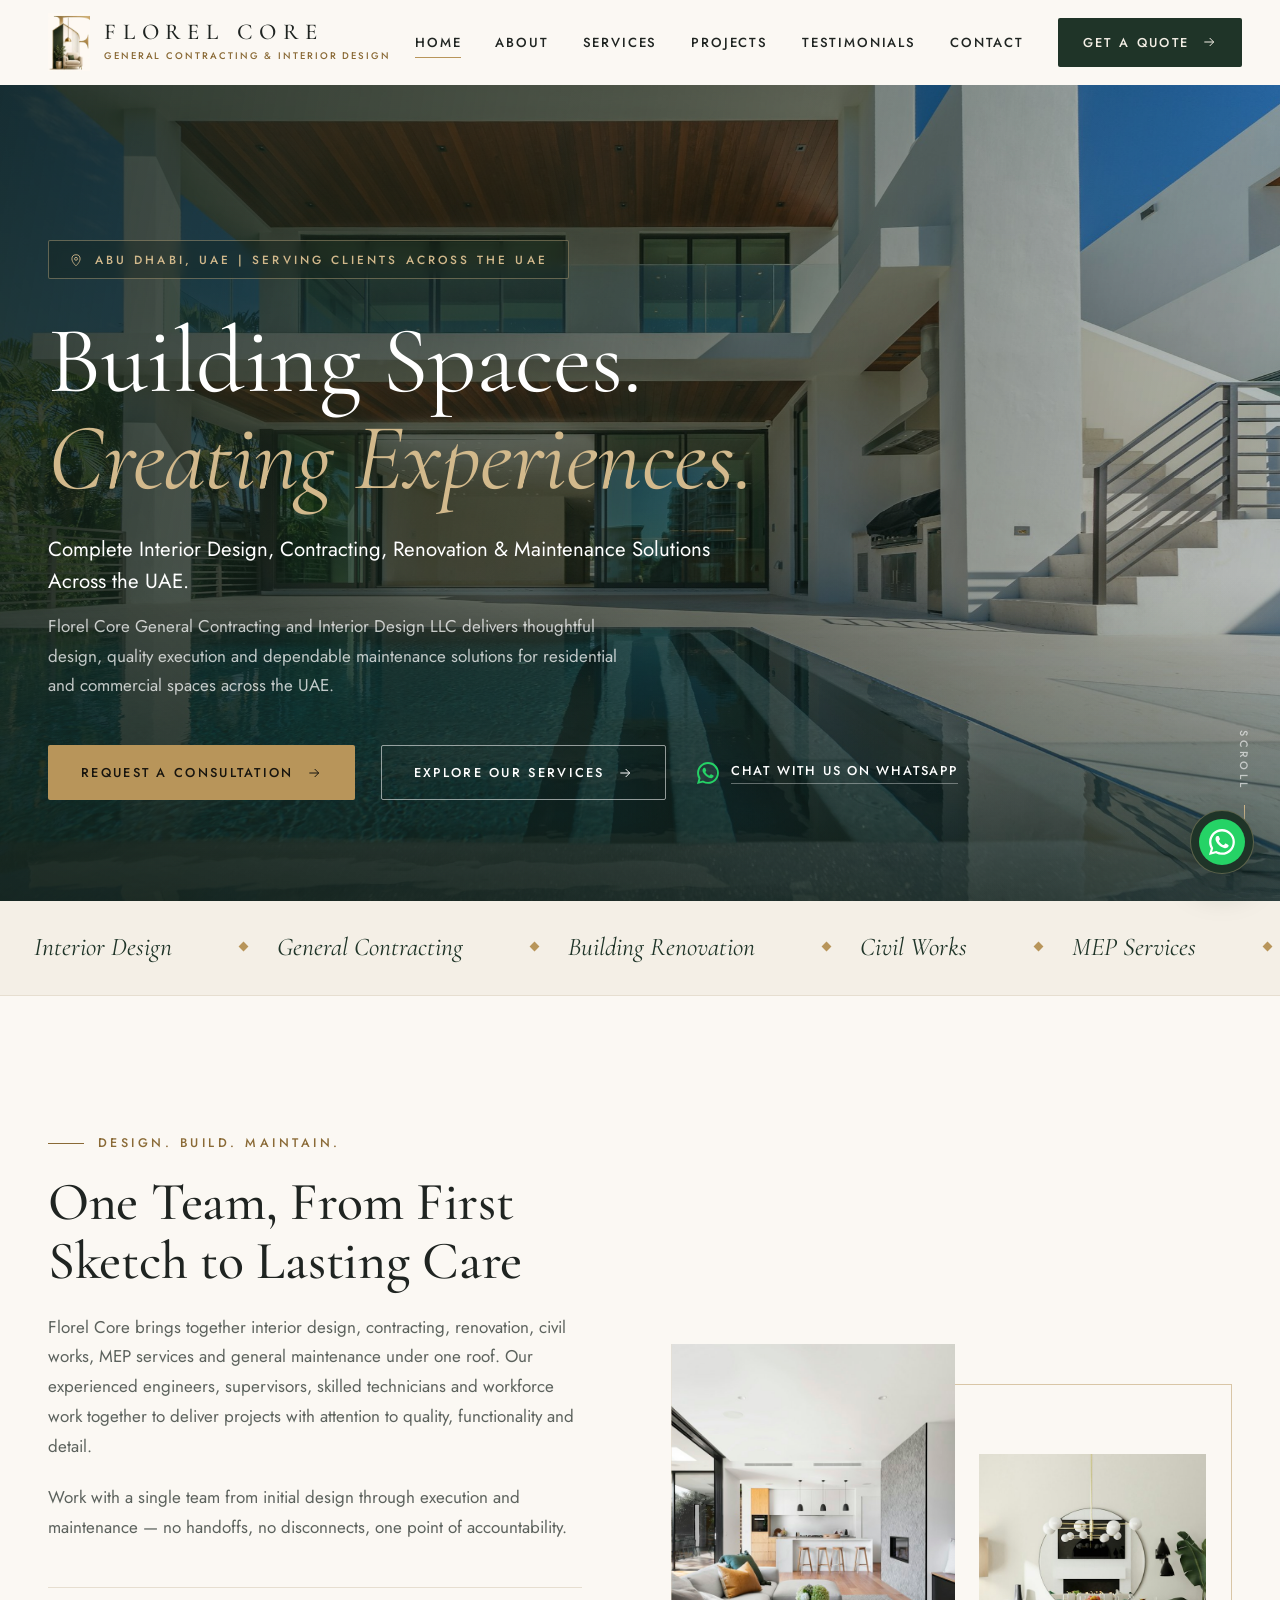
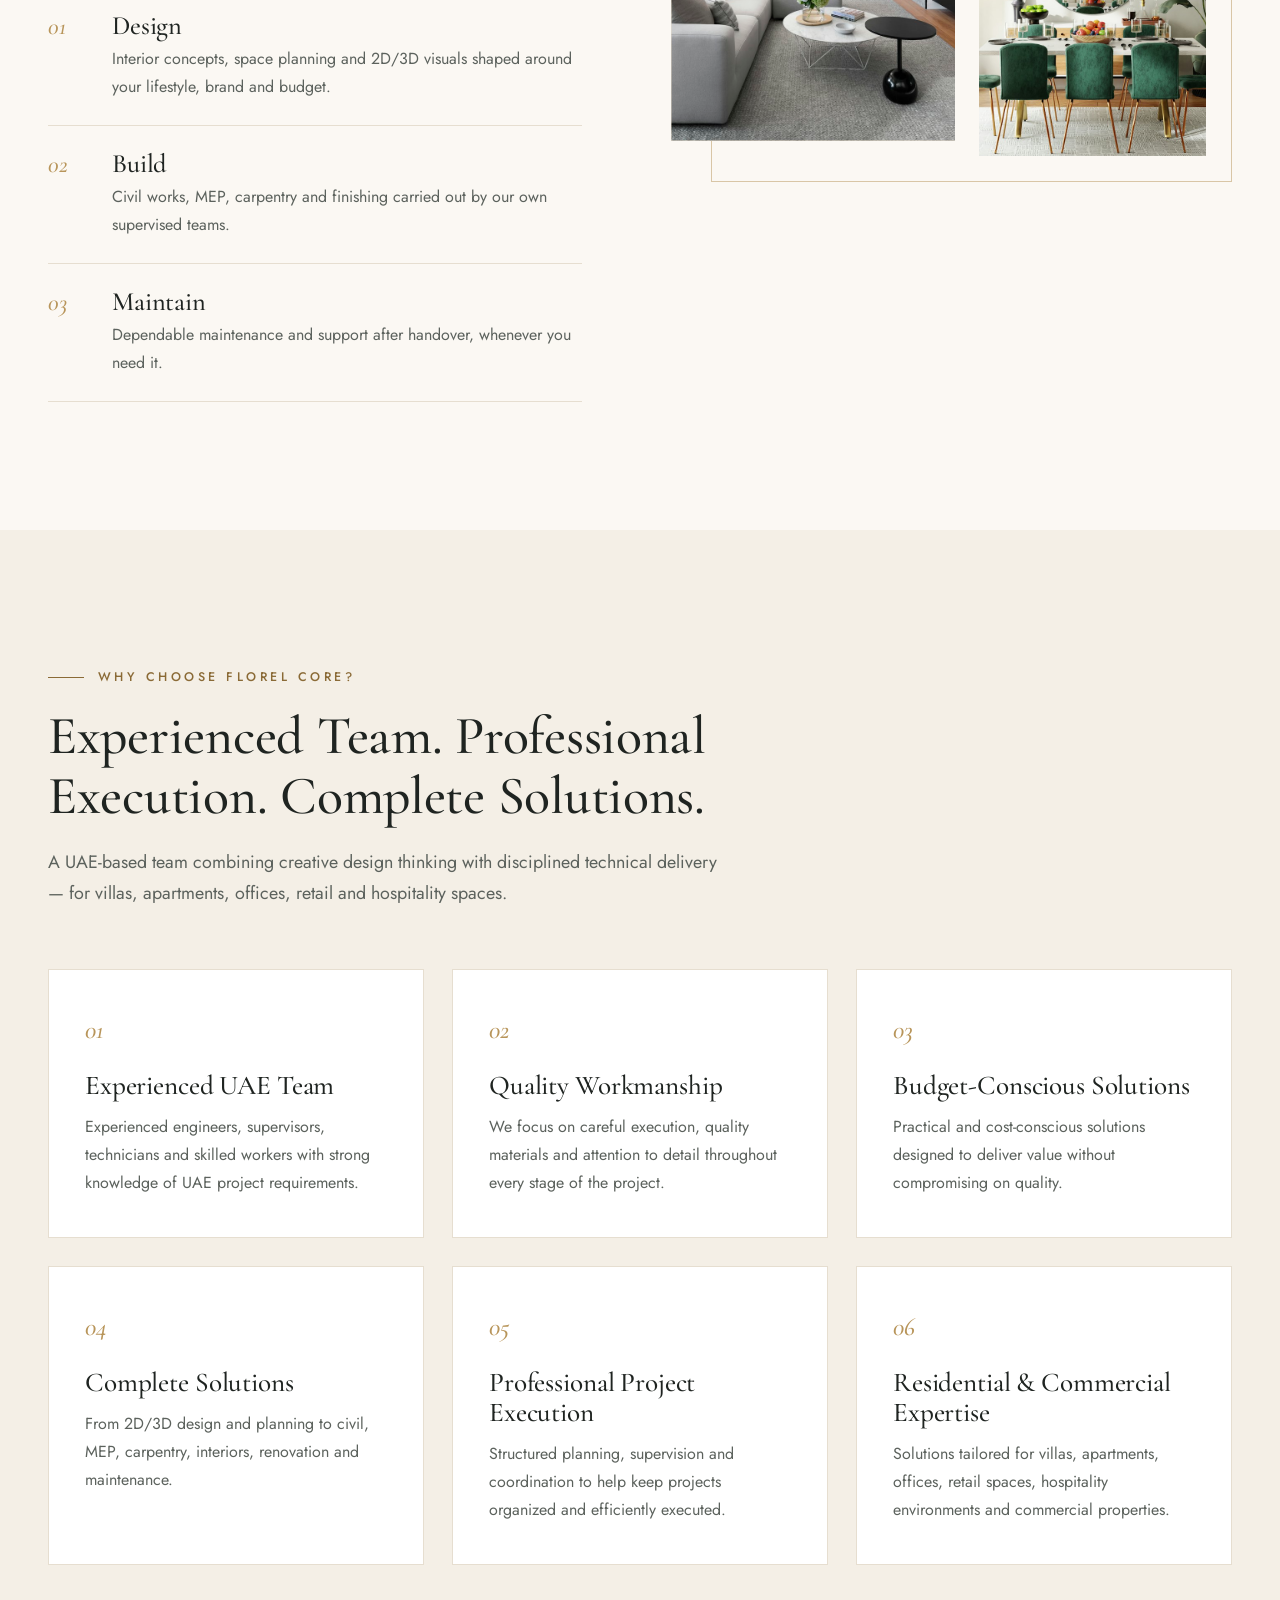
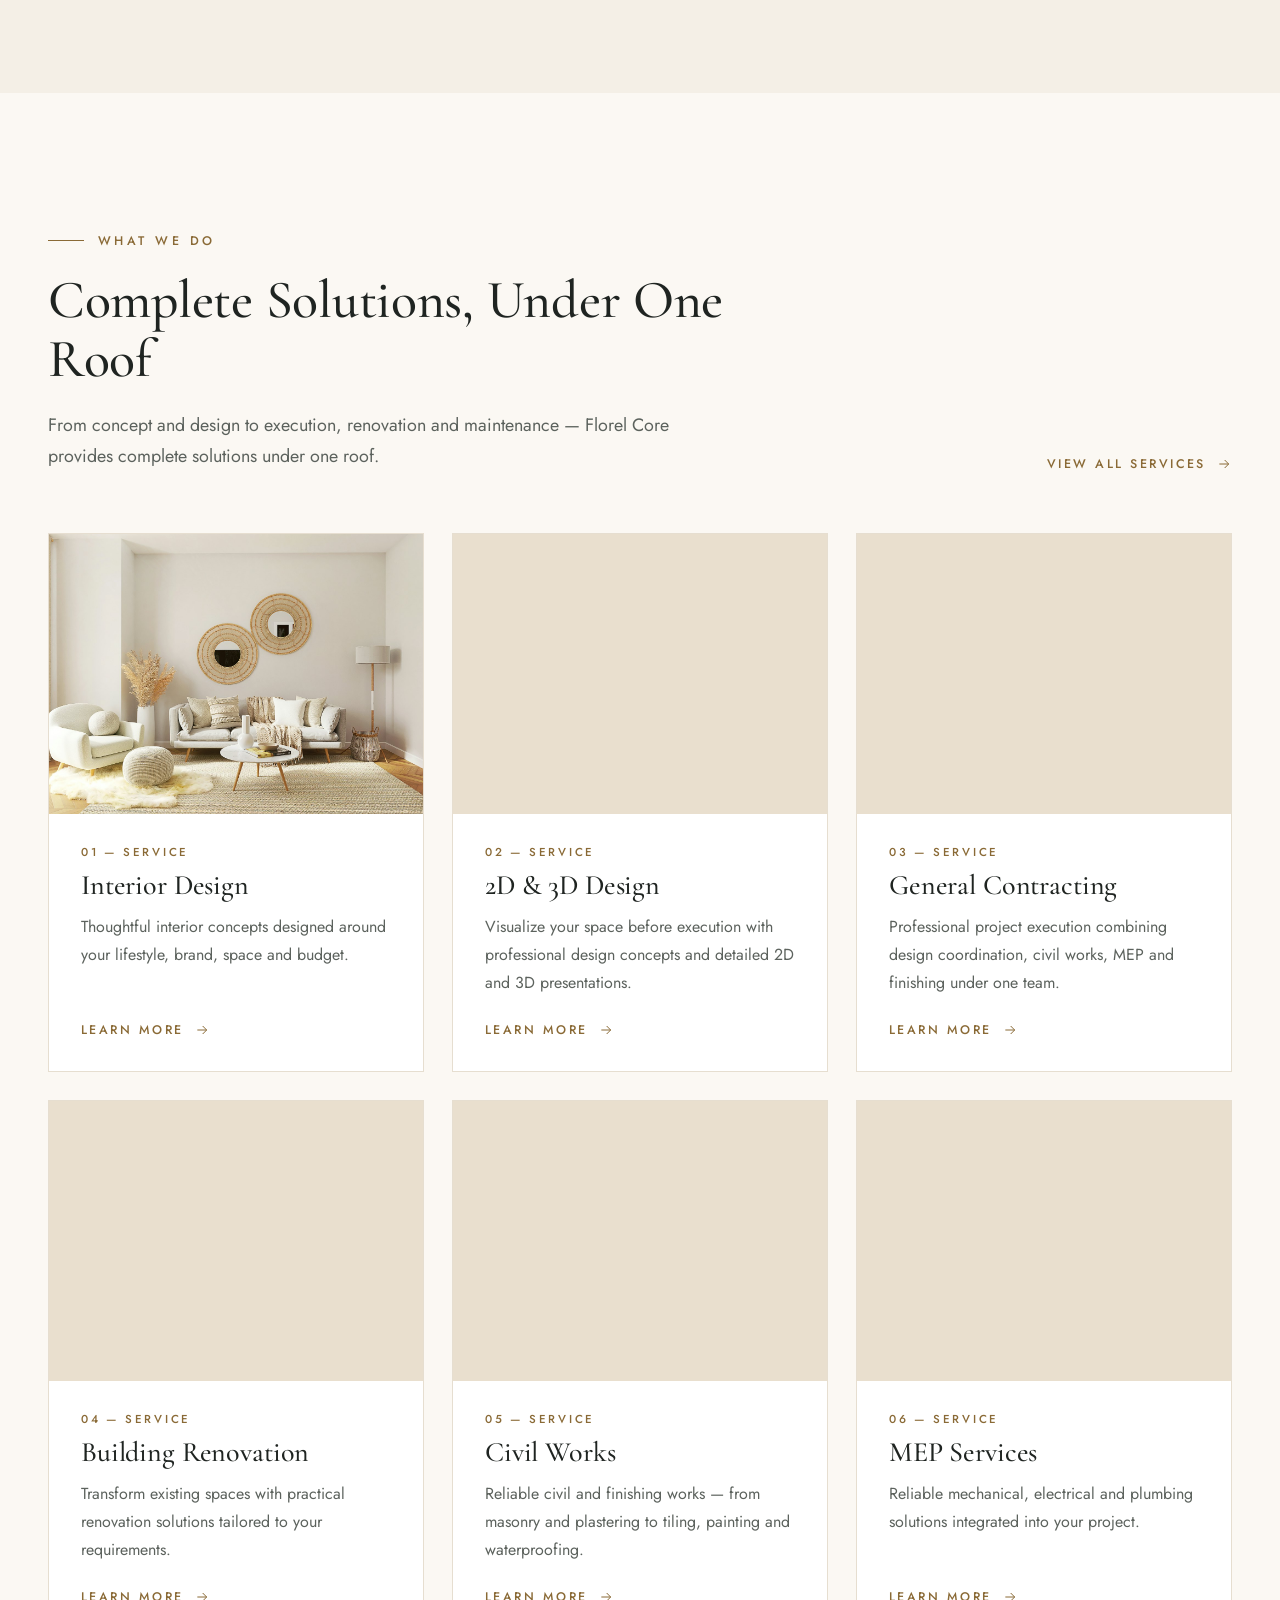
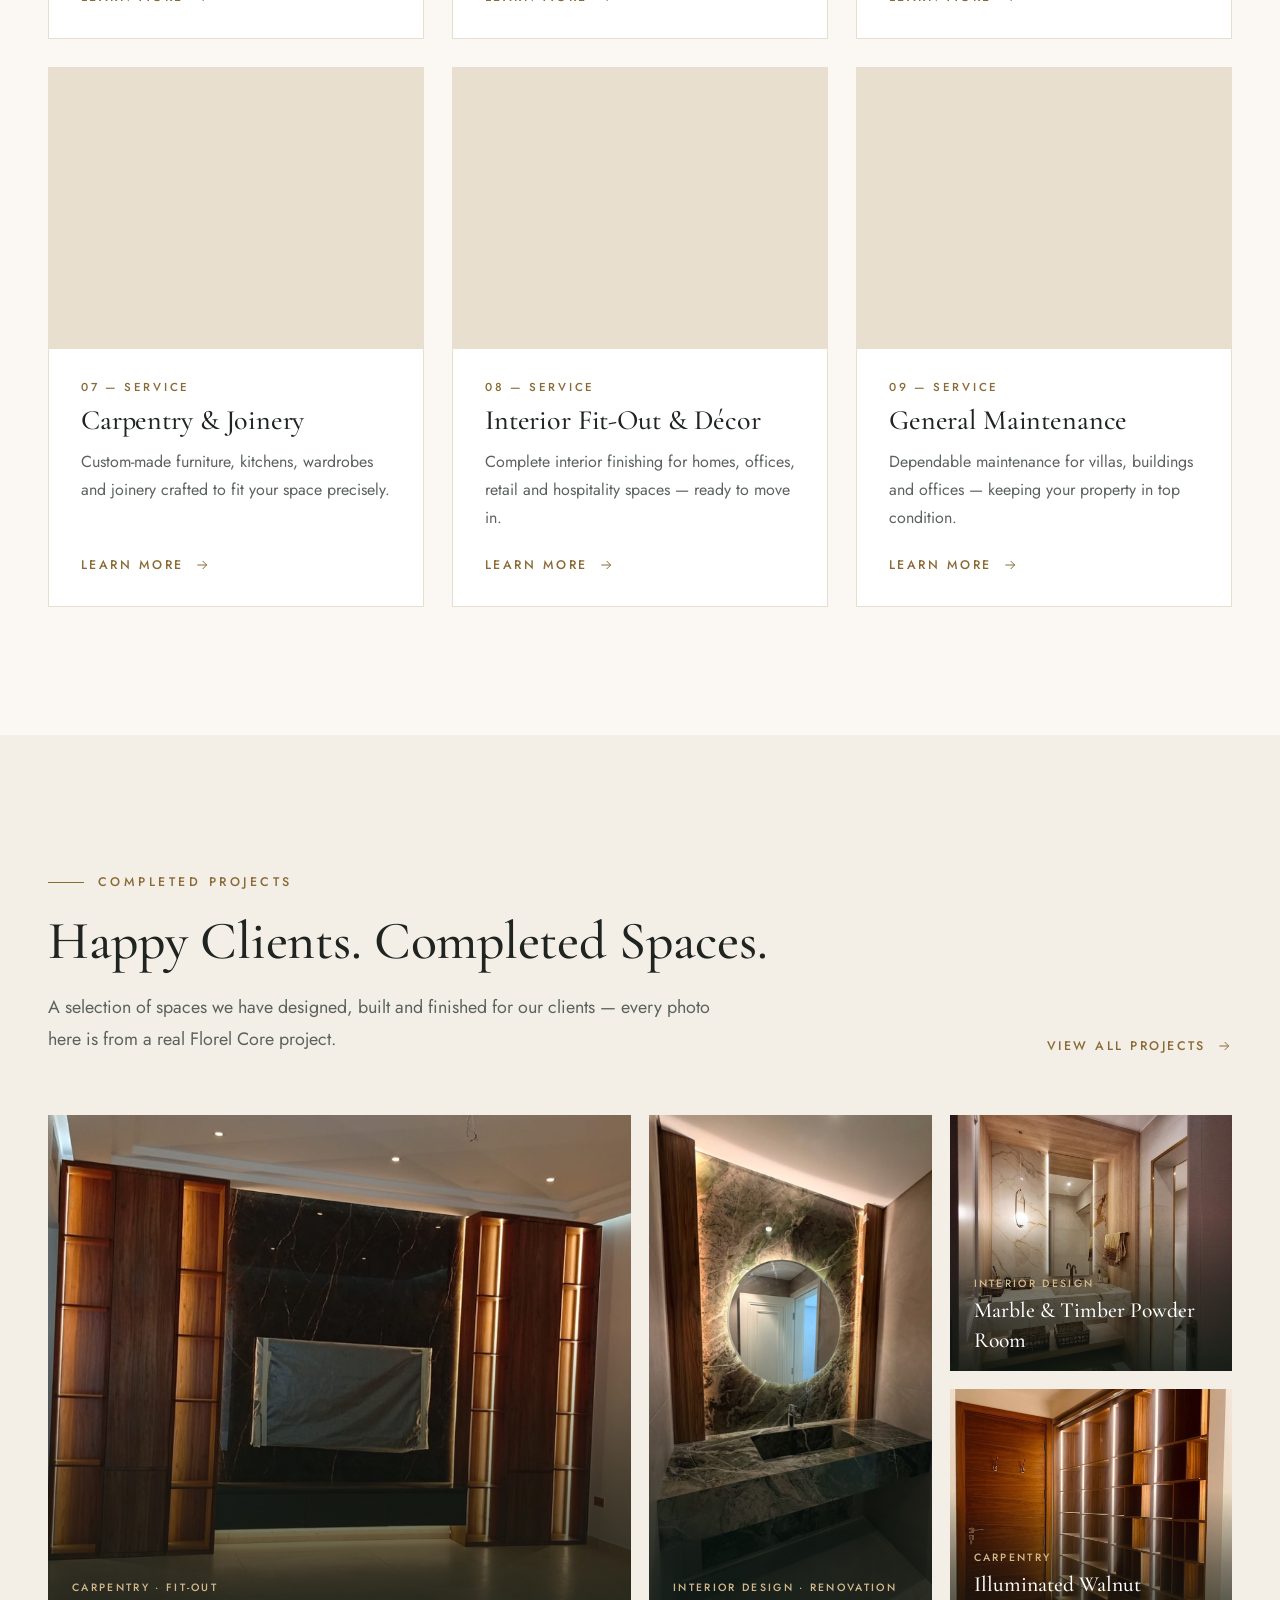
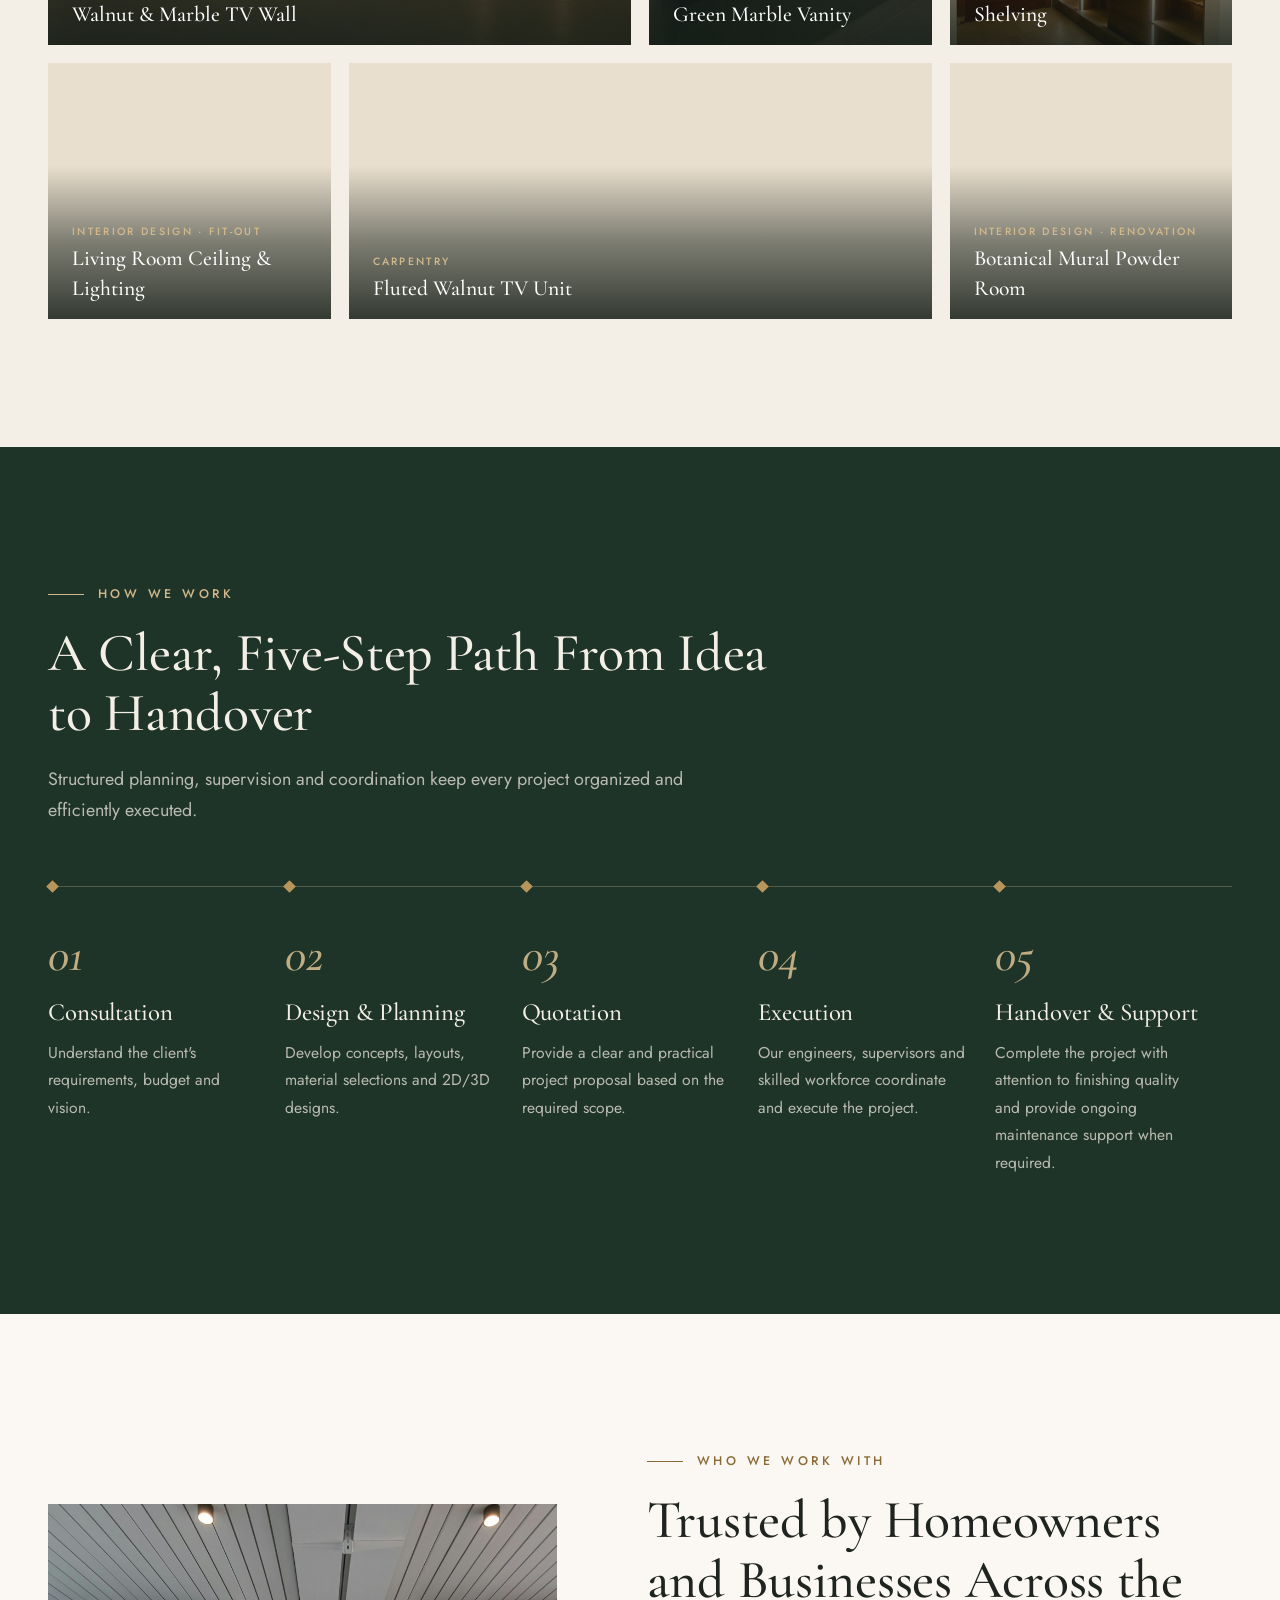
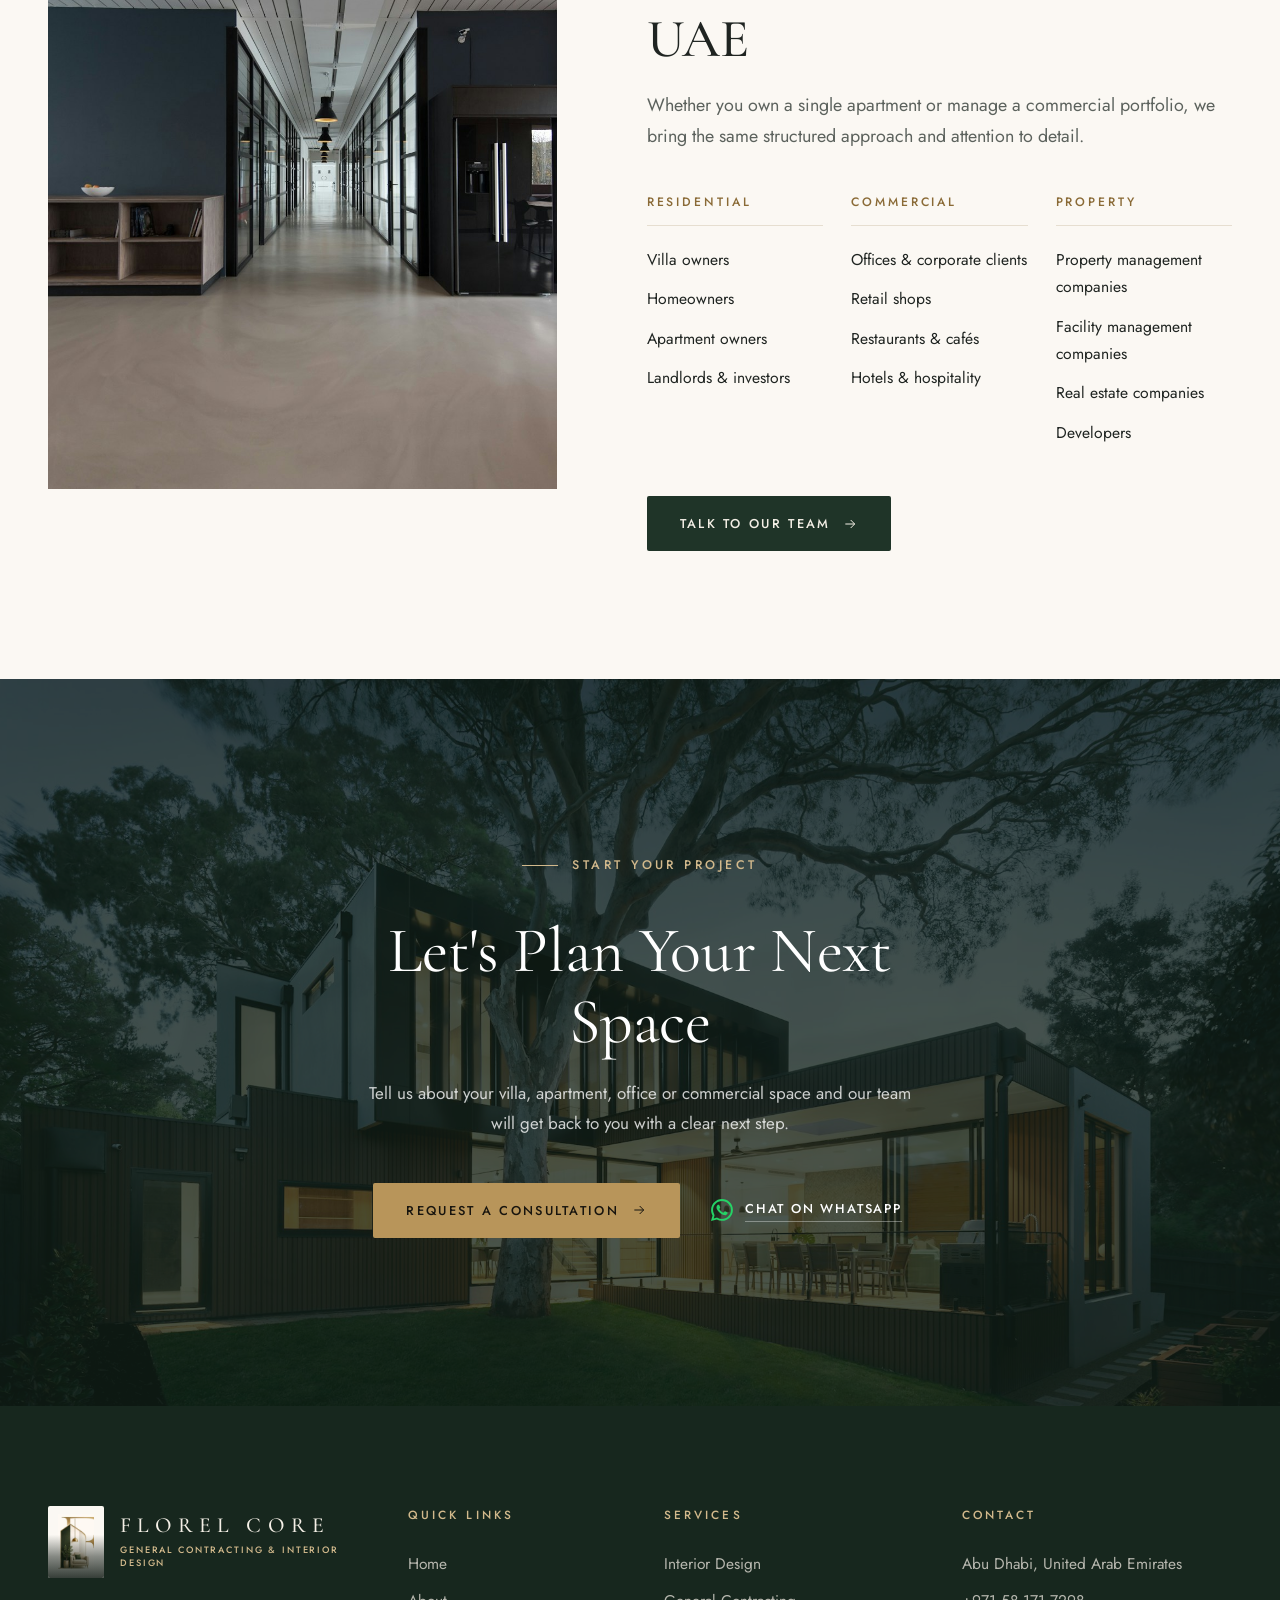
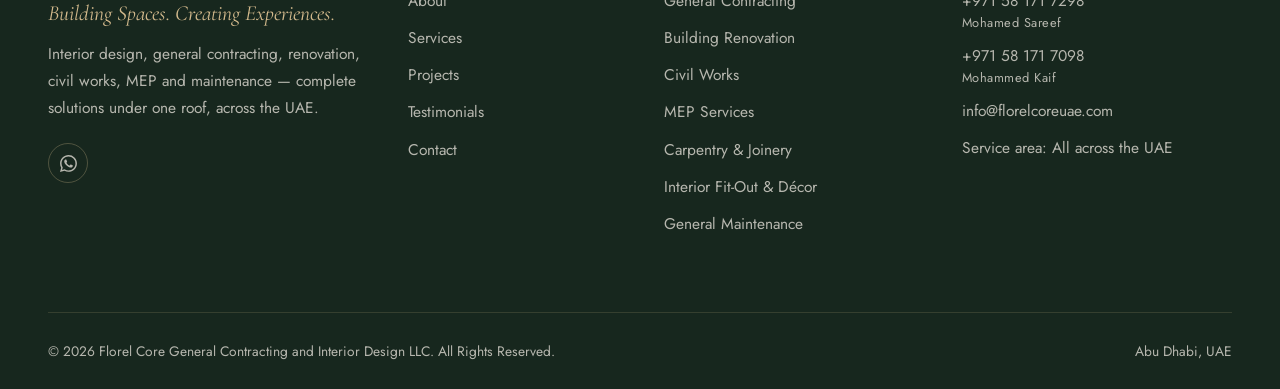
<file: index.html>
<!DOCTYPE html>
<html lang="en">
<head>
<meta charset="utf-8">
<meta name="viewport" content="width=device-width, initial-scale=1, viewport-fit=cover">
<title>Interior Design &amp; General Contracting Company in Abu Dhabi, UAE | Florel Core</title>
<meta name="description" content="Florel Core delivers interior design, general contracting, renovation, civil works, MEP, fit-out and maintenance for villas, offices and commercial spaces across the UAE.">
<meta name="theme-color" content="#1F3428">
<meta property="og:type" content="website">
<meta property="og:title" content="Florel Core | General Contracting & Interior Design, Abu Dhabi">
<meta property="og:description" content="Building Spaces. Creating Experiences. Interior design, contracting, renovation and maintenance across the UAE.">
<meta property="og:image" content="assets/images/logo.png">
<link rel="icon" type="image/png" href="assets/images/favicon.png">
<link rel="apple-touch-icon" href="assets/images/favicon.png">
<link rel="preconnect" href="https://fonts.googleapis.com">
<link rel="preconnect" href="https://fonts.gstatic.com" crossorigin>
<link rel="stylesheet" href="https://fonts.googleapis.com/css2?family=Cormorant+Garamond:ital,wght@0,400;0,500;0,600;1,400;1,500&family=Jost:wght@300;400;500;600&display=swap">
<link rel="stylesheet" href="assets/css/style.css">
</head>
<body>

<!-- Everything below is rendered from content/site.json by assets/js/app.js -->
<div class="loader" id="loader" aria-hidden="true">
  <img src="assets/images/logo-mark.png" alt="">
</div>

<header class="nav" id="nav"></header>
<main id="main" tabindex="-1"></main>
<footer class="footer" id="footer"></footer>
<div id="floating"></div>

<noscript>
  <div style="padding:40px 20px;text-align:center;font-family:sans-serif">
    <h1>Florel Core General Contracting and Interior Design LLC</h1>
    <p>Building Spaces. Creating Experiences. Abu Dhabi, UAE.</p>
    <p>Call / WhatsApp: +971 58 171 7298 · +971 58 171 7098 · info@florelcoreuae.com</p>
  </div>
</noscript>

<script src="assets/js/app.js"></script>
</body>
</html>
</file>
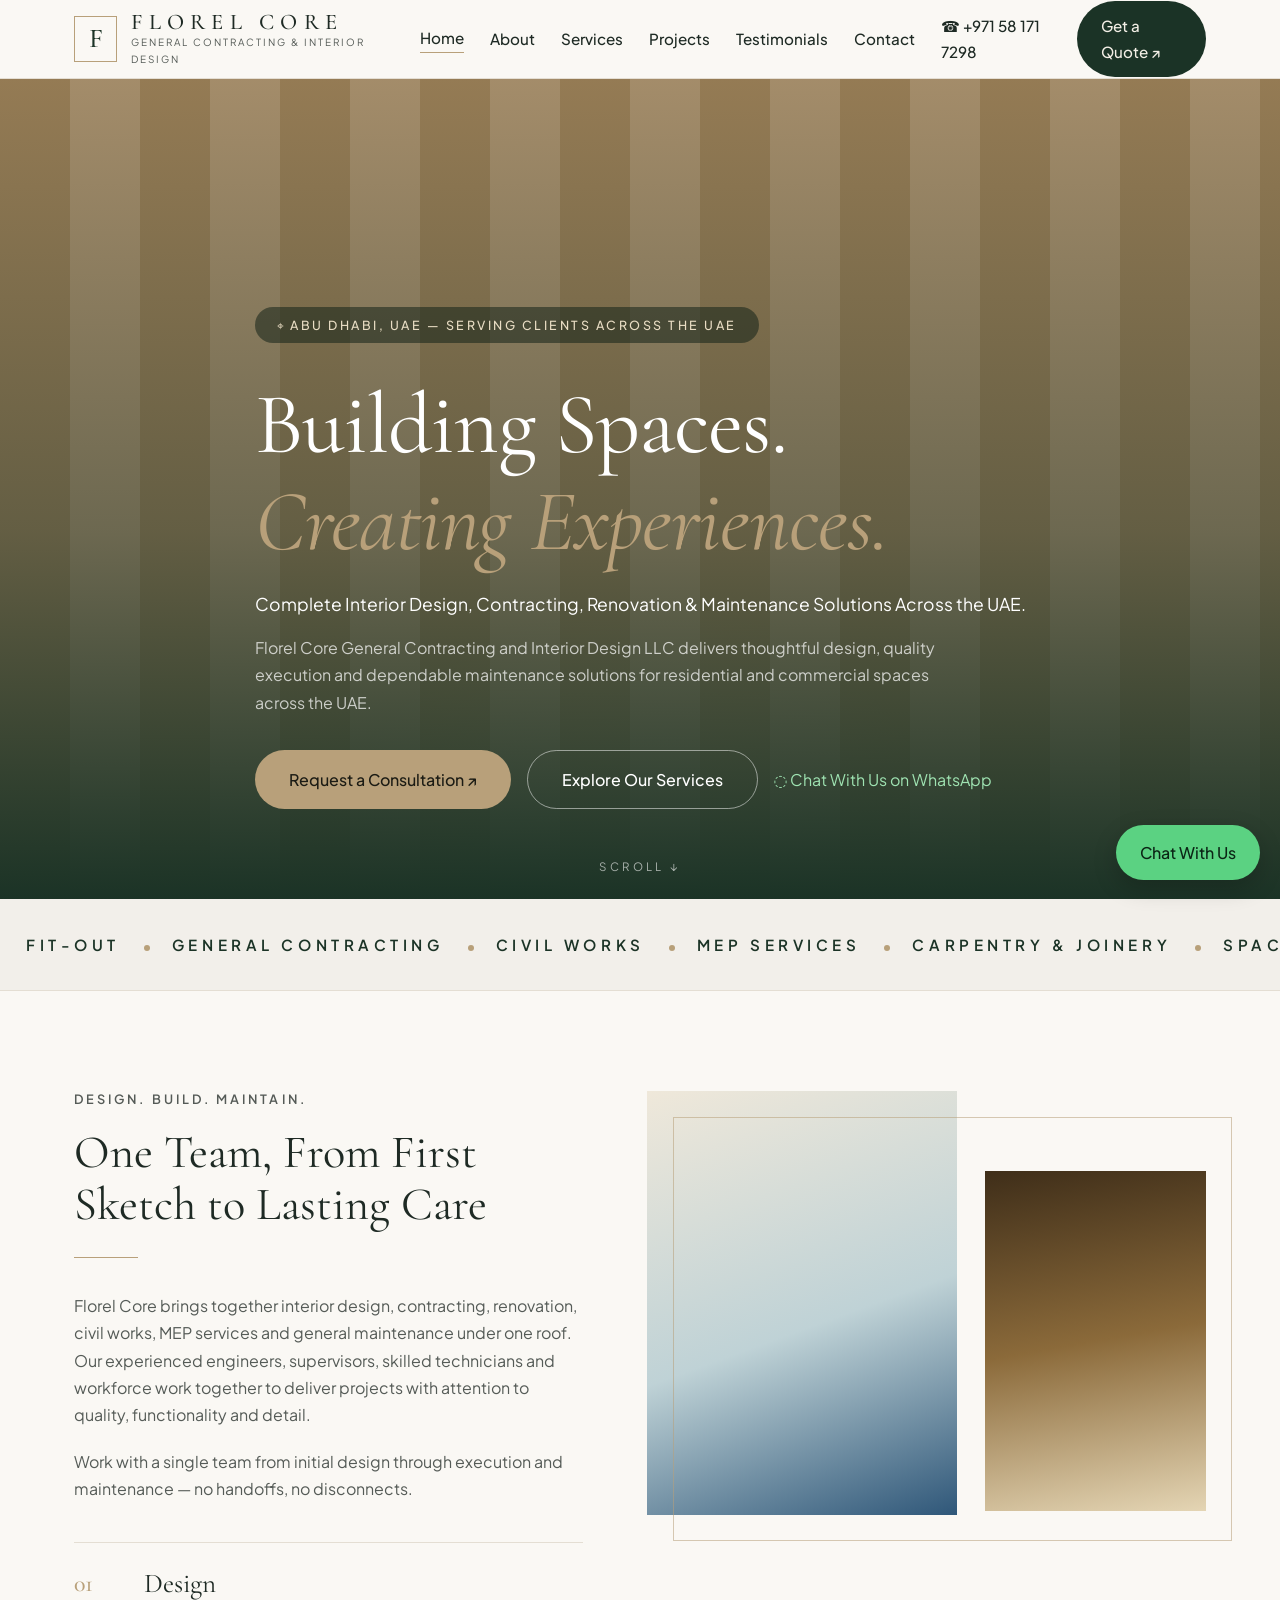
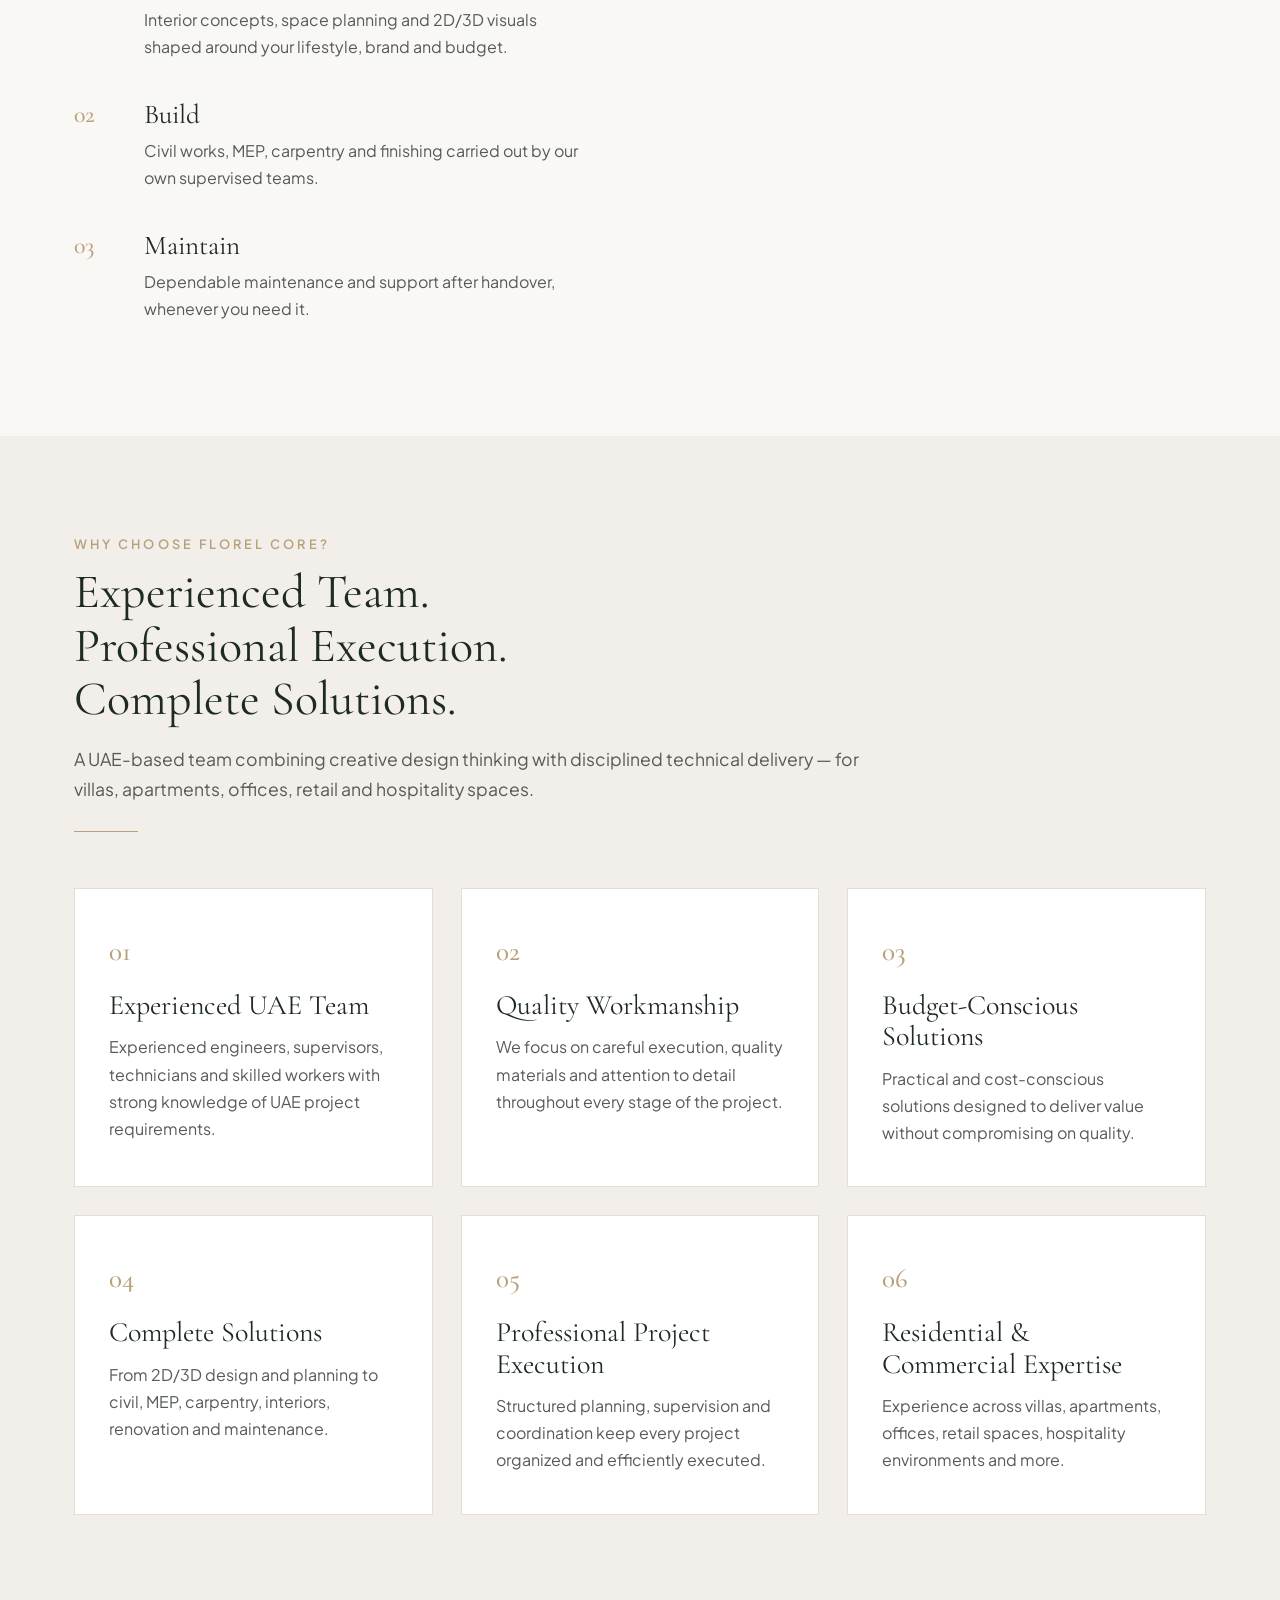
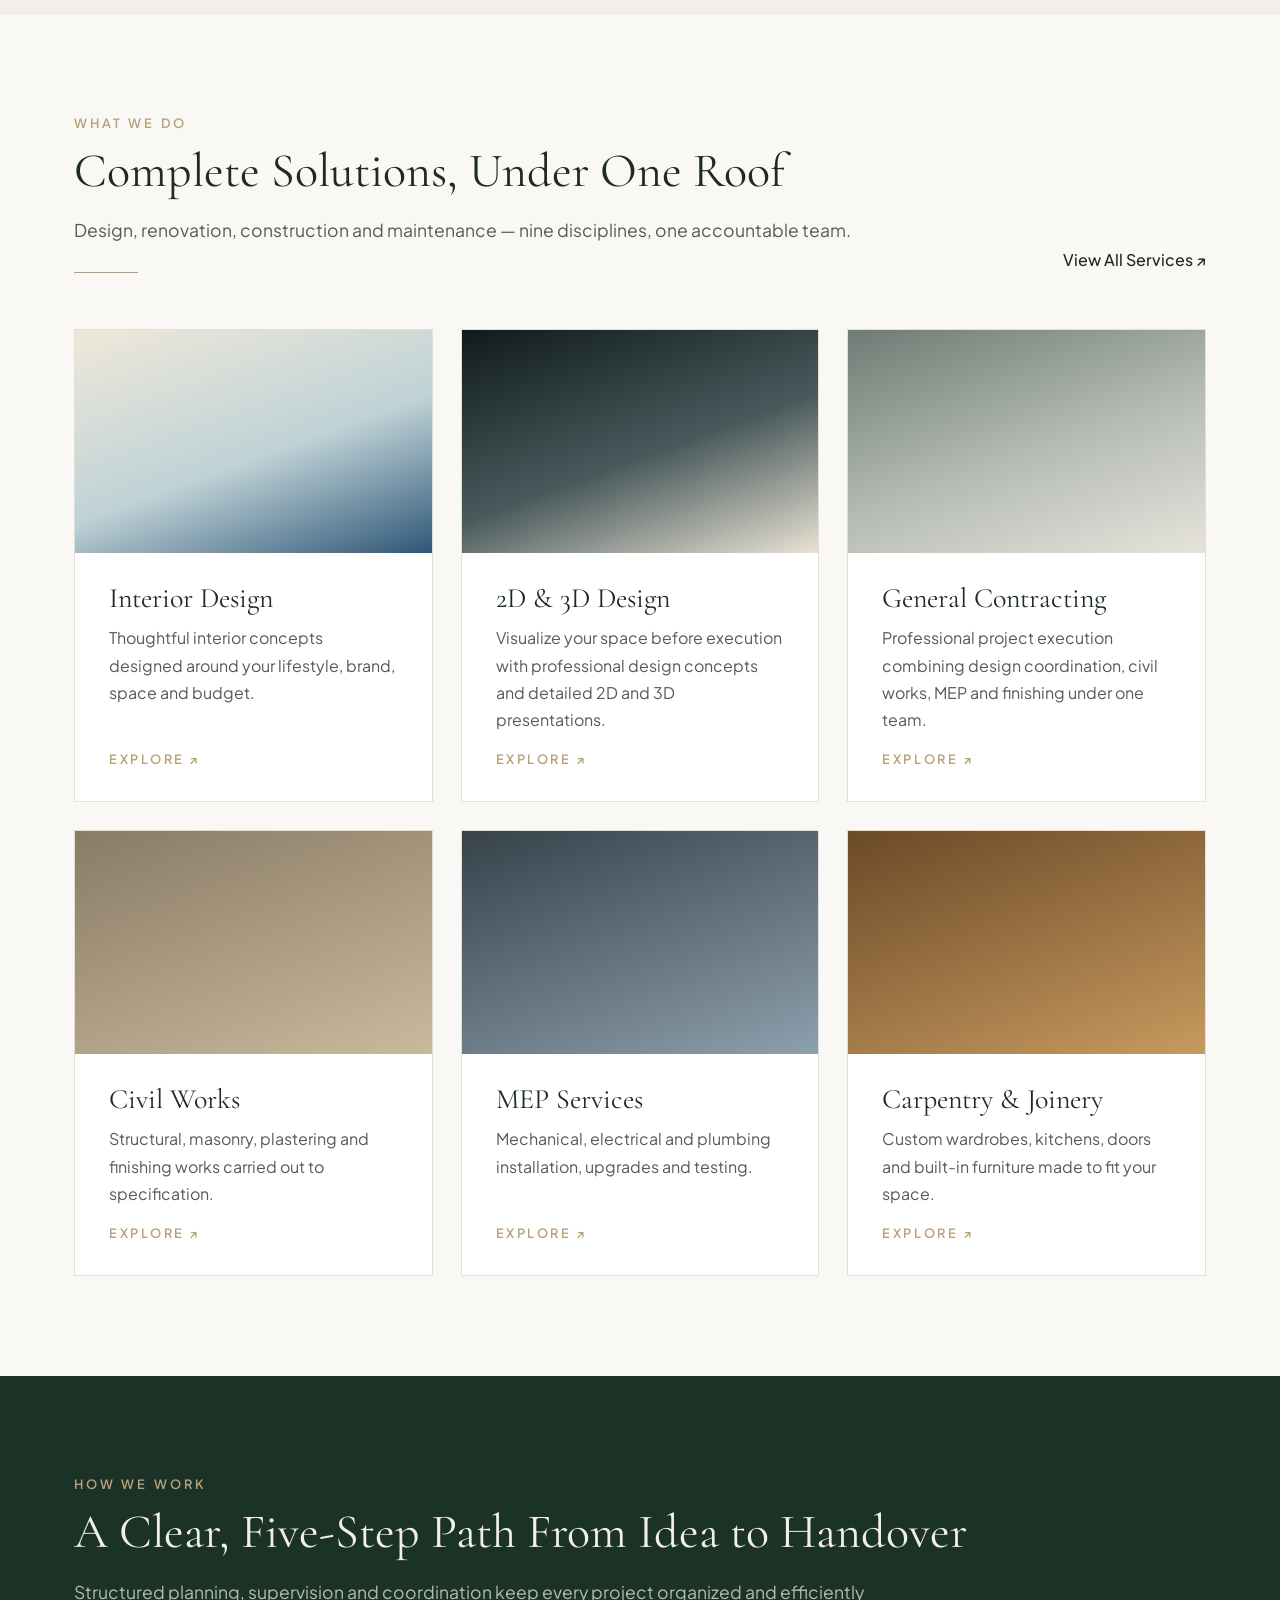
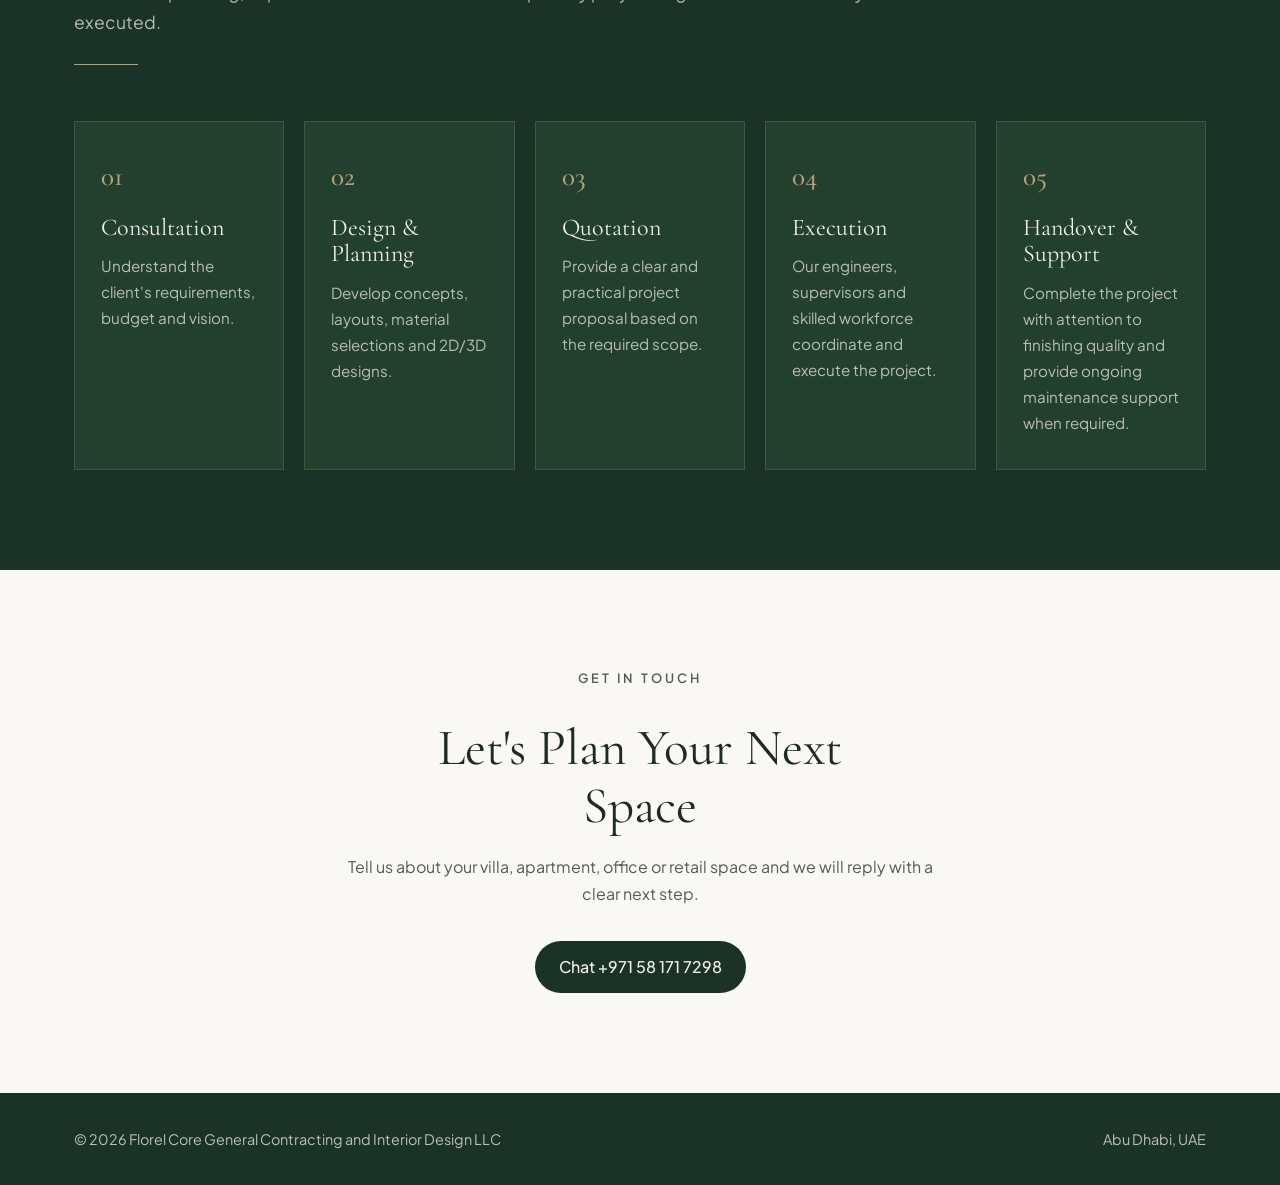
<file: Florel Core _ General Contracting & Interior Design.html>
<!DOCTYPE html>
<html lang="en">
<head>
<meta charset="utf-8">
<meta name="viewport" content="width=device-width, initial-scale=1, viewport-fit=cover">
<title>Florel Core | General Contracting & Interior Design, UAE</title>
<link rel="stylesheet" href="https://fonts.googleapis.com/css2?family=Cormorant+Garamond:ital,wght@0,400;0,500;1,400;1,500&family=Plus+Jakarta+Sans:wght@400;500;600&display=swap">
<style>
:root{
  color-scheme:light;
  box-sizing:border-box;
  padding-top:env(safe-area-inset-top,0px);
  padding-bottom:env(safe-area-inset-bottom,0px);
  --bg:#FAF8F4; --alt:#F2EFEA; --card:#FFFFFF; --ink:#1E2A24; --muted:#555B57;
  --gold:#B8A07A; --green:#1B3326; --green-2:#23402F; --line:#E4DED3; --on-green:#F3EFE6;
  --serif:"Cormorant Garamond",Georgia,"Times New Roman",serif;
  --sans:"Plus Jakarta Sans",system-ui,-apple-system,"Segoe UI",sans-serif;
}
html{scroll-padding-top:calc(90px + env(safe-area-inset-top,0px));scroll-behavior:smooth}
*,*::before,*::after{box-sizing:border-box}
body{margin:0;background:var(--bg);color:var(--ink);font:400 1rem/1.7 var(--sans)}
a{color:inherit;text-decoration:none}
:focus-visible{outline:3px solid var(--gold);outline-offset:3px}
.wrap{max-width:1180px;margin:0 auto;padding:0 24px}
h1,h2,h3{font-family:var(--serif);font-weight:400;margin:0;line-height:1.12}
.kicker{color:var(--gold);font:600 .8rem var(--sans);letter-spacing:.24em;text-transform:uppercase;margin:0 0 14px}
.rule{width:64px;height:1px;background:var(--gold);margin:26px 0 0}
.lead{color:var(--muted);font-size:1.1rem;max-width:62ch;margin:18px 0 0}

/* header */
header.nav{position:sticky;top:0;z-index:20;background:var(--bg);border-bottom:1px solid var(--line);padding-top:env(safe-area-inset-top,0px)}
.nav .wrap{display:flex;align-items:center;justify-content:space-between;gap:20px;height:78px}
.brand{display:flex;align-items:center;gap:14px}
.mark{width:46px;height:46px;border:1px solid var(--gold);display:grid;place-items:center;font:500 1.7rem var(--serif);color:var(--green)}
.brand b{display:block;font:500 1.4rem var(--serif);letter-spacing:.28em;line-height:1.1}
.brand small{display:block;font-size:.62rem;letter-spacing:.2em;color:var(--muted);text-transform:uppercase}
.links{display:flex;align-items:center;gap:26px;font-weight:500;font-size:.95rem}
.links a.on{border-bottom:1px solid var(--gold);padding-bottom:2px}
.phone{display:flex;align-items:center;gap:8px}
.pill{display:inline-flex;align-items:center;gap:10px;background:var(--green);color:var(--on-green);padding:12px 24px;border-radius:999px;font-weight:500}
.pill:hover{background:var(--green-2)}

/* hero */
.hero{position:relative;min-height:calc(100svh - 80px);display:flex;align-items:flex-end;color:#fff;overflow:hidden;
  background:
   linear-gradient(180deg,rgba(40,30,15,.25) 0%,rgba(30,45,35,.55) 55%,#1B3326 100%),
   radial-gradient(ellipse 38% 60% at 50% 105%,rgba(255,255,255,.18),transparent 70%),
   repeating-linear-gradient(90deg,#B99A6B 0 70px,#CDB188 70px 140px)}
.hero .wrap{padding-top:80px;padding-bottom:90px}
.badge{display:inline-flex;align-items:center;gap:10px;background:rgba(20,35,25,.55);border-radius:999px;padding:10px 22px;font:500 .78rem var(--sans);letter-spacing:.2em;text-transform:uppercase;color:#E9DDC4}
.hero h1{font-size:clamp(2.8rem,7.5vw,5.4rem);margin:34px 0 20px;letter-spacing:-.01em}
.hero h1 em{display:block;color:var(--gold)}
.hero p{max-width:60ch;margin:0 0 14px;font-size:1.1rem}
.hero p.sm{color:rgba(255,255,255,.72);font-size:1rem;margin-bottom:34px}
.cta{display:flex;flex-wrap:wrap;align-items:center;gap:16px}
.btn-gold{background:var(--gold);color:#1B1B14;padding:16px 34px;border-radius:999px;font-weight:500}
.btn-line{border:1px solid rgba(255,255,255,.5);padding:15px 34px;border-radius:999px;font-weight:500}
.btn-gold:hover{filter:brightness(1.07)}.btn-line:hover{background:rgba(255,255,255,.1)}
.wa{color:#9FE3B2;display:flex;align-items:center;gap:8px}
.scroll{position:absolute;left:50%;bottom:22px;transform:translateX(-50%);font-size:.72rem;letter-spacing:.3em;color:rgba(255,255,255,.6)}
.float-chat{position:fixed;right:20px;bottom:calc(20px + env(safe-area-inset-bottom,0px));z-index:30;background:#5BD282;color:#0B2515;font-weight:500;padding:14px 24px;border-radius:999px;box-shadow:0 8px 24px rgba(0,0,0,.2)}

/* marquee */
.marquee{border-bottom:1px solid var(--line);background:var(--alt);overflow:hidden;white-space:nowrap;padding:32px 0}
.track{display:inline-flex;animation:slide 40s linear infinite}
.track span{font:600 .95rem var(--sans);letter-spacing:.3em;text-transform:uppercase;color:var(--green);padding:0 26px;position:relative}
.track span::after{content:"";position:absolute;right:-4px;top:50%;width:6px;height:6px;border-radius:50%;background:var(--gold)}
.marquee:hover .track{animation-play-state:paused}
@keyframes slide{to{transform:translateX(-50%)}}
@media (prefers-reduced-motion:reduce){.track{animation:none}html{scroll-behavior:auto}}

section.s{padding:100px 0}
section.alt{background:var(--alt)}

/* intro */
.intro{display:grid;grid-template-columns:1fr 1.1fr;gap:64px;align-items:start}
.intro h2{font-size:clamp(2rem,4vw,2.9rem)}
.intro p{color:var(--muted);margin:0 0 20px}
.intro .body{margin-top:34px}
.steps3{border-top:1px solid var(--line);margin-top:40px}
.steps3 div{display:grid;grid-template-columns:70px 1fr;padding-top:26px}
.steps3 i{font:normal 500 1.5rem var(--serif);color:var(--gold)}
.steps3 h3{font-size:1.7rem;margin-bottom:6px}
.steps3 p{margin:0 0 14px}
.photos{position:relative;display:grid;grid-template-columns:1.4fr 1fr;gap:28px;align-items:start}
.ph{background-size:cover;background-position:center}
.ph.a{aspect-ratio:3/4.1;background:linear-gradient(160deg,#EFE8DA 0%,#BFD2D6 55%,#2F5779 100%)}
.ph.b{aspect-ratio:3/4.6;margin-top:80px;background:linear-gradient(170deg,#3F2E19,#8B6A3A 50%,#E4D5B4)}
.photos::before{content:"";position:absolute;inset:26px -26px -26px 26px;border:1px solid var(--gold);opacity:.55;pointer-events:none}

/* cards */
.head{display:flex;justify-content:space-between;align-items:flex-end;gap:24px;flex-wrap:wrap}
.head h2{font-size:clamp(2rem,4vw,3rem)}
.more{font-weight:500;display:inline-flex;gap:8px}
.grid3{display:grid;grid-template-columns:repeat(3,1fr);gap:28px;margin-top:56px}
.why{background:var(--card);border:1px solid var(--line);padding:46px 34px 40px;transition:border-color .2s,box-shadow .2s,transform .2s}
.why:hover{border-color:var(--gold);box-shadow:0 14px 30px rgba(0,0,0,.08);transform:translateY(-6px)}
.num{font:500 1.7rem var(--serif);color:var(--gold);display:block;margin-bottom:22px}
.why h3{font-size:1.75rem;margin-bottom:12px}
.why p{margin:0;color:var(--muted)}
.svc{background:var(--card);border:1px solid var(--line);display:flex;flex-direction:column}
.svc .ph{aspect-ratio:16/10}
.svc .t{padding:30px 34px 34px;display:flex;flex-direction:column;flex:1}
.svc h3{font-size:1.75rem;margin-bottom:10px}
.svc p{margin:0 0 18px;color:var(--muted)}
.svc a{margin-top:auto;color:var(--gold);font:600 .8rem var(--sans);letter-spacing:.2em;text-transform:uppercase}

/* process */
.dark{background:var(--green);color:var(--on-green)}
.dark .lead{color:rgba(243,239,230,.72)}
.grid5{display:grid;grid-template-columns:repeat(5,1fr);gap:20px;margin-top:56px}
.step{background:var(--green-2);border:1px solid rgba(184,160,122,.22);padding:38px 26px 34px}
.step:hover{border-color:var(--gold)}
.step h3{font-size:1.5rem;margin-bottom:12px}
.step p{margin:0;color:rgba(243,239,230,.72);font-size:.95rem}

/* contact + footer */
.contact{text-align:center}
.contact h2{font-size:clamp(2rem,4.5vw,3.2rem);max-width:20ch;margin:0 auto 18px}
.contact p{color:var(--muted);margin:0 auto 34px;max-width:52ch}
footer{background:var(--green);color:rgba(243,239,230,.75);padding:34px 0;font-size:.9rem}
footer .wrap{display:flex;justify-content:space-between;flex-wrap:wrap;gap:12px}

.page{display:none}.page.on{display:block}
.phero{background:var(--alt);border-bottom:1px solid var(--line);padding:110px 0 100px}
.phero h1{font-size:clamp(2.6rem,6vw,4.6rem);max-width:17ch;letter-spacing:-.01em;margin-bottom:6px}
.two{display:grid;grid-template-columns:1fr 1.1fr;gap:80px;align-items:center}
.frame{position:relative}
.frame .ph{aspect-ratio:4/3.4}
.frame::before{content:"";position:absolute;inset:26px -26px -26px 26px;border:1px solid var(--gold);opacity:.55;pointer-events:none}
.srow+.srow{margin-top:110px}
.srow:nth-child(even) .frame{order:2}
.sk{color:var(--gold);font:600 .8rem var(--sans);letter-spacing:.24em;text-transform:uppercase;margin:0}
.srow h2{font-size:clamp(2rem,3.5vw,2.8rem);margin:14px 0}
.srow p.d{color:var(--muted);margin:0;max-width:52ch}
.chips{display:flex;flex-wrap:wrap;gap:10px;margin-top:24px}
.chips span{border:1px solid var(--line);border-radius:999px;padding:7px 18px;font-size:.92rem;background:var(--card)}
.chips span::before{content:"✓ ";color:var(--gold)}
.about-text p{color:var(--muted);margin:0 0 18px}
.fbar{display:flex;flex-wrap:wrap;gap:12px}
.fchip{border:1px solid var(--line);background:var(--card);color:var(--ink);font:500 1rem var(--sans);padding:12px 26px;border-radius:999px;cursor:pointer}
.fchip[aria-pressed="true"]{background:var(--green);color:var(--on-green);border-color:var(--green)}
.pcard{background:var(--card);border:1px solid var(--line)}
.pcard[hidden]{display:none}
.pcard .ph{aspect-ratio:4/3.1}
.pcard div.t{padding:22px 26px 26px}
.pcard h3{font-size:1.5rem;margin-bottom:4px}
.pcard small{color:var(--gold);font:600 .75rem var(--sans);letter-spacing:.18em;text-transform:uppercase}
.tcard{background:var(--card);border:1px dashed #D9CDB6;padding:44px 34px 36px}
.tcard .q{display:block;font:500 5rem/.7 var(--serif);color:#D9C9AB;height:42px}
.tcard .qt{font:italic 1.5rem/1.3 var(--serif);color:var(--muted);margin:26px 0 38px}
.who{border-top:1px solid var(--line);padding-top:26px}
.who b{display:block;font-weight:500}.who span{color:var(--muted);font-size:.92rem}
.cgrid{display:grid;grid-template-columns:.9fr 1.3fr;gap:48px;align-items:start}
.cinfo{background:var(--green);color:var(--on-green);padding:56px 48px}
.cinfo h2{font-size:clamp(1.8rem,3vw,2.4rem);margin:6px 0 34px}
.crow{display:flex;gap:18px;margin-top:26px}
.crow>span{color:var(--gold);font-size:1.4rem;line-height:1.3}
.crow small{display:block;color:rgba(243,239,230,.65)}
.cform{background:var(--alt);border:1px solid var(--line);padding:56px 48px}
.cform h2{font-size:clamp(1.8rem,3vw,2.4rem);margin:6px 0 30px}
.cform label{display:block;font:500 .78rem var(--sans);letter-spacing:.16em;text-transform:uppercase;color:var(--muted);margin-bottom:22px}
.cform input,.cform select,.cform textarea{display:block;width:100%;margin-top:10px;padding:15px 16px;border:1px solid var(--line);background:var(--card);color:var(--ink);font:400 1rem var(--sans);letter-spacing:0;text-transform:none;border-radius:0}
.frow{display:grid;grid-template-columns:1fr 1fr;gap:0 22px}
.note{margin:18px 0 0;color:var(--green);font-weight:500}
@media (max-width:900px){.cgrid{grid-template-columns:1fr}.frow{grid-template-columns:1fr}.cinfo,.cform{padding:36px 26px}}
@media (max-width:900px){.two{grid-template-columns:1fr;gap:48px}.srow:nth-child(even) .frame{order:0}.frame::before{display:none}.phero{padding:70px 0}}
@media (max-width:1020px){
  .links a:not(.pill):not(.phone){display:none}
  .grid3{grid-template-columns:1fr 1fr}
  .grid5{grid-template-columns:1fr 1fr}
  .intro{grid-template-columns:1fr}
}
@media (max-width:640px){
  .phone,.brand small{display:none}
  .grid3,.grid5{grid-template-columns:1fr}
  section.s{padding:70px 0}
  .photos::before{display:none}
  .brand b{font-size:1.15rem;letter-spacing:.2em}
}
</style>
</head>
<body>

<header class="nav">
  <div class="wrap">
    <a class="brand" href="#/"><span class="mark">F</span><span><b>FLOREL CORE</b><small>General Contracting &amp; Interior Design</small></span></a>
    <nav class="links" aria-label="Main">
      <a data-r="" href="#/">Home</a>
      <a data-r="about" href="#/about">About</a>
      <a data-r="services" href="#/services">Services</a>
      <a data-r="projects" href="#/projects">Projects</a>
      <a data-r="testimonials" href="#/testimonials">Testimonials</a>
      <a data-r="contact" href="#/contact">Contact</a>
      <a class="phone" href="https://wa.me/971581717298" target="_blank" rel="noopener">☎ +971 58 171 7298</a>
      <a class="pill" href="#/contact">Get a Quote ↗</a>
    </nav>
  </div>
</header>

<main id="top">
<div class="page" data-page="">
<section class="hero">
  <div class="wrap">
    <span class="badge">⌖ Abu Dhabi, UAE — Serving clients across the UAE</span>
    <h1>Building Spaces.<em>Creating Experiences.</em></h1>
    <p>Complete Interior Design, Contracting, Renovation &amp; Maintenance Solutions Across the UAE.</p>
    <p class="sm">Florel Core General Contracting and Interior Design LLC delivers thoughtful design, quality execution and dependable maintenance solutions for residential and commercial spaces across the UAE.</p>
    <div class="cta">
      <a class="btn-gold" href="#/contact">Request a Consultation ↗</a>
      <a class="btn-line" href="#/services">Explore Our Services</a>
      <a class="wa" href="https://wa.me/971581717298">◌ Chat With Us on WhatsApp</a>
    </div>
  </div>
  <span class="scroll" aria-hidden="true">SCROLL ↓</span>
</section>

<div class="marquee" aria-hidden="true"><div class="track">
  <span>Fit-out</span><span>General Contracting</span><span>Civil Works</span><span>MEP Services</span><span>Carpentry &amp; Joinery</span><span>Space Planning</span><span>Villa Renovation</span>
  <span>Fit-out</span><span>General Contracting</span><span>Civil Works</span><span>MEP Services</span><span>Carpentry &amp; Joinery</span><span>Space Planning</span><span>Villa Renovation</span>
</div></div>

<section class="s" id="about">
  <div class="wrap intro">
    <div>
      <p class="kicker">Design. Build. Maintain.</p>
      <h2>One Team, From First Sketch to Lasting Care</h2>
      <div class="rule"></div>
      <div class="body">
        <p>Florel Core brings together interior design, contracting, renovation, civil works, MEP services and general maintenance under one roof. Our experienced engineers, supervisors, skilled technicians and workforce work together to deliver projects with attention to quality, functionality and detail.</p>
        <p>Work with a single team from initial design through execution and maintenance — no handoffs, no disconnects.</p>
      </div>
      <div class="steps3">
        <div><i>01</i><span><h3>Design</h3><p>Interior concepts, space planning and 2D/3D visuals shaped around your lifestyle, brand and budget.</p></span></div>
        <div><i>02</i><span><h3>Build</h3><p>Civil works, MEP, carpentry and finishing carried out by our own supervised teams.</p></span></div>
        <div><i>03</i><span><h3>Maintain</h3><p>Dependable maintenance and support after handover, whenever you need it.</p></span></div>
      </div>
    </div>
    <div class="photos" aria-hidden="true"><div class="ph a" role="img" aria-label="Living and dining room"></div><div class="ph b" role="img" aria-label="Ornate ceiling"></div></div>
  </div>
</section>

<section class="s alt" id="why">
  <div class="wrap">
    <p class="kicker">Why choose Florel Core?</p>
    <h2 style="font-size:clamp(2rem,4vw,3rem);max-width:20ch">Experienced Team. Professional Execution. Complete Solutions.</h2>
    <p class="lead">A UAE-based team combining creative design thinking with disciplined technical delivery — for villas, apartments, offices, retail and hospitality spaces.</p>
    <div class="rule"></div>
    <div class="grid3">
      <article class="why"><span class="num">01</span><h3>Experienced UAE Team</h3><p>Experienced engineers, supervisors, technicians and skilled workers with strong knowledge of UAE project requirements.</p></article>
      <article class="why"><span class="num">02</span><h3>Quality Workmanship</h3><p>We focus on careful execution, quality materials and attention to detail throughout every stage of the project.</p></article>
      <article class="why"><span class="num">03</span><h3>Budget-Conscious Solutions</h3><p>Practical and cost-conscious solutions designed to deliver value without compromising on quality.</p></article>
      <article class="why"><span class="num">04</span><h3>Complete Solutions</h3><p>From 2D/3D design and planning to civil, MEP, carpentry, interiors, renovation and maintenance.</p></article>
      <article class="why"><span class="num">05</span><h3>Professional Project Execution</h3><p>Structured planning, supervision and coordination keep every project organized and efficiently executed.</p></article>
      <article class="why"><span class="num">06</span><h3>Residential &amp; Commercial Expertise</h3><p>Experience across villas, apartments, offices, retail spaces, hospitality environments and more.</p></article>
    </div>
  </div>
</section>

<section class="s" id="services">
  <div class="wrap">
    <div class="head">
      <div>
        <p class="kicker">What we do</p>
        <h2>Complete Solutions, Under One Roof</h2>
        <p class="lead">Design, renovation, construction and maintenance — nine disciplines, one accountable team.</p>
        <div class="rule"></div>
      </div>
      <a class="more" href="#/services">View All Services ↗</a>
    </div>
    <div class="grid3">
      <article class="svc"><div class="ph" style="background:linear-gradient(160deg,#EFE8DA,#BFD2D6 55%,#2F5779)"></div><div class="t"><h3>Interior Design</h3><p>Thoughtful interior concepts designed around your lifestyle, brand, space and budget.</p><a href="#/contact">Explore ↗</a></div></article>
      <article class="svc"><div class="ph" style="background:linear-gradient(160deg,#0F1A1C,#4A5A5C 55%,#E8E2D4)"></div><div class="t"><h3>2D &amp; 3D Design</h3><p>Visualize your space before execution with professional design concepts and detailed 2D and 3D presentations.</p><a href="#/contact">Explore ↗</a></div></article>
      <article class="svc"><div class="ph" style="background:linear-gradient(160deg,#6E7B74,#B6BDB5 55%,#E6E3DC)"></div><div class="t"><h3>General Contracting</h3><p>Professional project execution combining design coordination, civil works, MEP and finishing under one team.</p><a href="#/contact">Explore ↗</a></div></article>
      <article class="svc"><div class="ph" style="background:linear-gradient(160deg,#8A7B66,#C9B99C)"></div><div class="t"><h3>Civil Works</h3><p>Structural, masonry, plastering and finishing works carried out to specification.</p><a href="#/contact">Explore ↗</a></div></article>
      <article class="svc"><div class="ph" style="background:linear-gradient(160deg,#37424A,#8DA0AD)"></div><div class="t"><h3>MEP Services</h3><p>Mechanical, electrical and plumbing installation, upgrades and testing.</p><a href="#/contact">Explore ↗</a></div></article>
      <article class="svc"><div class="ph" style="background:linear-gradient(160deg,#6B4A28,#C79A5E)"></div><div class="t"><h3>Carpentry &amp; Joinery</h3><p>Custom wardrobes, kitchens, doors and built-in furniture made to fit your space.</p><a href="#/contact">Explore ↗</a></div></article>
    </div>
  </div>
</section>

<section class="s dark" id="process">
  <div class="wrap">
    <p class="kicker">How we work</p>
    <h2 style="font-size:clamp(2rem,4vw,3rem)">A Clear, Five-Step Path From Idea to Handover</h2>
    <p class="lead">Structured planning, supervision and coordination keep every project organized and efficiently executed.</p>
    <div class="rule"></div>
    <div class="grid5">
      <article class="step"><span class="num">01</span><h3>Consultation</h3><p>Understand the client's requirements, budget and vision.</p></article>
      <article class="step"><span class="num">02</span><h3>Design &amp; Planning</h3><p>Develop concepts, layouts, material selections and 2D/3D designs.</p></article>
      <article class="step"><span class="num">03</span><h3>Quotation</h3><p>Provide a clear and practical project proposal based on the required scope.</p></article>
      <article class="step"><span class="num">04</span><h3>Execution</h3><p>Our engineers, supervisors and skilled workforce coordinate and execute the project.</p></article>
      <article class="step"><span class="num">05</span><h3>Handover &amp; Support</h3><p>Complete the project with attention to finishing quality and provide ongoing maintenance support when required.</p></article>
    </div>
  </div>
</section>

</div>

<div class="page" data-page="about">
  <section class="phero"><div class="wrap">
    <p class="kicker">About Florel Core</p>
    <h1>Creating Better Spaces Through Design, Expertise &amp; Execution.</h1>
    <p class="lead">A UAE-based company specializing in interior design, general contracting, renovation, civil works, MEP services, carpentry, fit-out and general maintenance.</p>
  </div></section>
  <section class="s"><div class="wrap two">
    <div class="frame"><div class="ph" role="img" aria-label="Ornate chandelier ceiling" style="background:linear-gradient(160deg,#E7C88C,#C9A363 45%,#6E8CA8 75%,#F1E3C2)"></div></div>
    <div class="about-text">
      <p class="kicker">Who we are</p>
      <h2 style="font-size:clamp(2rem,3.8vw,2.9rem)">A Complete Design, Contracting &amp; Maintenance Partner</h2>
      <div class="rule" style="margin-bottom:30px"></div>
      <p>Florel Core General Contracting and Interior Design LLC is a UAE-based company specializing in interior design, general contracting, renovation, civil works, MEP services, carpentry, fit-out and general maintenance.</p>
      <p>Our engineers, supervisors and skilled workforce work as one team, so your project moves from concept to handover and ongoing care without handoffs.</p>
    </div>
  </div></section>
  <section class="s alt"><div class="wrap">
    <p class="kicker">What guides us</p>
    <h2 style="font-size:clamp(2rem,4vw,3rem)">How We Approach Every Project</h2>
    <div class="rule"></div>
    <div class="grid3">
      <article class="why"><span class="num">01</span><h3>Design Thinking</h3><p>Every space starts with your lifestyle, brand and budget, then becomes a practical plan.</p></article>
      <article class="why"><span class="num">02</span><h3>Technical Discipline</h3><p>Structured planning, supervision and coordination keep work organized and on track.</p></article>
      <article class="why"><span class="num">03</span><h3>Lasting Care</h3><p>We stay available after handover with dependable maintenance and support.</p></article>
    </div>
  </div></section>
</div>

<div class="page" data-page="services">
  <section class="phero"><div class="wrap">
    <p class="kicker">Our Services</p>
    <h1>Design, Build, Renovate &amp; Maintain — All Under One Roof.</h1>
    <p class="lead">Nine disciplines delivered by one accountable team: interior design, 2D/3D design, contracting, renovation, civil works, MEP, carpentry, fit-out and maintenance.</p>
  </div></section>
  <section class="s"><div class="wrap" id="svcList"></div></section>
</div>

<div class="page" data-page="projects">
  <section class="phero"><div class="wrap">
    <p class="kicker">Projects &amp; Gallery</p>
    <h1>A Portfolio Shaped Across the UAE.</h1>
    <p class="lead">Browse our work across residential, commercial, interior design, renovation, fit-out, civil, MEP, carpentry and maintenance disciplines.</p>
  </div></section>
  <section class="s"><div class="wrap">
    <div class="fbar" id="fbar" role="group" aria-label="Filter projects"></div>
    <div class="grid3" style="margin-top:44px" id="pgrid"></div>
  </div></section>
</div>

<div class="page" data-page="testimonials">
  <section class="phero"><div class="wrap">
    <p class="kicker">Testimonials</p>
    <h1>What Our Clients Say</h1>
    <p class="lead">Built on quality work, professional execution and client satisfaction.</p>
  </div></section>
  <section class="s"><div class="wrap grid3" style="margin-top:0">
    <article class="tcard"><span class="q">&rdquo;</span><p class="qt">Client testimonial coming soon.</p><div class="who"><b>Valued Florel Core Client</b><span>Residential &amp; Commercial Projects — UAE</span></div></article>
    <article class="tcard"><span class="q">&rdquo;</span><p class="qt">Client testimonial coming soon.</p><div class="who"><b>Valued Florel Core Client</b><span>Residential &amp; Commercial Projects — UAE</span></div></article>
    <article class="tcard"><span class="q">&rdquo;</span><p class="qt">Client testimonial coming soon.</p><div class="who"><b>Valued Florel Core Client</b><span>Residential &amp; Commercial Projects — UAE</span></div></article>
  </div></section>
</div>

<div class="page" data-page="contact">
  <section class="phero"><div class="wrap">
    <p class="kicker">Contact Us</p>
    <h1>Let&rsquo;s Build Something Better.</h1>
    <p class="lead">Have a renovation, interior design, fit-out, contracting or maintenance requirement? Tell us about your project and our team will get in touch.</p>
  </div></section>
  <section class="s"><div class="wrap cgrid">
    <aside class="cinfo">
      <p class="kicker">Get in touch</p>
      <h2>Florel Core General Contracting and Interior Design LLC</h2>
      <div class="crow"><span>⌖</span><div>Abu Dhabi, United Arab Emirates<small>Service Area: All Across the UAE</small></div></div>
      <div class="crow"><span>☎</span><div><a href="https://wa.me/971581717298" target="_blank" rel="noopener">+971 58 171 7298</a><br><a href="https://wa.me/971581717098" target="_blank" rel="noopener">+971 58 171 7098</a></div></div>
      <div class="crow"><span>◌</span><div><a href="https://wa.me/971581717298">Chat with us on WhatsApp</a></div></div>
    </aside>
    <form class="cform" id="cform">
      <p class="kicker">Project enquiry</p>
      <h2>Request a Consultation</h2>
      <div class="frow">
        <label>Full name *<input name="name" required placeholder="Your full name"></label>
        <label>Company name<input name="company" placeholder="Company (if applicable)"></label>
        <label>Phone *<input name="phone" type="tel" required placeholder="+971 5X XXX XXXX"></label>
        <label>Email *<input name="email" type="email" required placeholder="you@example.com"></label>
      </div>
      <label>Service required
        <select name="service"><option>Interior Design</option><option>2D &amp; 3D Design</option><option>General Contracting</option><option>Renovation</option><option>Civil Works</option><option>MEP Services</option><option>Carpentry &amp; Joinery</option><option>Fit-Out</option><option>Maintenance</option></select>
      </label>
      <label>Project details<textarea name="msg" rows="5" placeholder="Tell us about your space, location and timeline"></textarea></label>
      <button class="btn-gold" type="submit" style="border:0;cursor:pointer;font:500 1rem var(--sans)">Send Enquiry ↗</button>
      <p class="note" id="cnote" role="status"></p>
    </form>
  </div></section>
</div>

<section class="s contact" id="cta">
  <div class="wrap">
    <p class="kicker">Get in touch</p>
    <h2>Let's Plan Your Next Space</h2>
    <p>Tell us about your villa, apartment, office or retail space and we will reply with a clear next step.</p>
    <div class="cta" style="justify-content:center">
      <a class="pill" href="https://wa.me/971581717298" target="_blank" rel="noopener">Chat +971 58 171 7298</a>
      
    </div>
  </div>
</section>
</main>

<footer><div class="wrap"><span>© 2026 Florel Core General Contracting and Interior Design LLC</span><span>Abu Dhabi, UAE</span></div></footer>
<a class="float-chat" href="https://wa.me/971581717298">Chat With Us</a>
<script>
(function(){
  var S=[
   ["Interior Design","Thoughtful interior concepts designed around your lifestyle, brand, space and budget.",["Concept Development","Space Planning","Material Selection"],"#EFE8DA,#BFD2D6 55%,#2F5779"],
   ["2D & 3D Design","Visualize your space before execution with professional design concepts and detailed 2D and 3D presentations.",["Layout Drawings","3D Renders","Design Presentations"],"#0F1A1C,#4A5A5C 55%,#E8E2D4"],
   ["General Contracting","Professional project execution combining design coordination, civil works, MEP and finishing under one team.",["Project Management","Site Supervision","Quality Control"],"#6E7B74,#B6BDB5 55%,#E6E3DC"],
   ["Renovation","Villa, apartment and commercial renovation that refreshes your space with minimal disruption.",["Villa Renovation","Apartment Upgrades","Commercial Refurbishment"],"#B8A07A,#E8DCC3"],
   ["Civil Works","Structural, masonry, plastering and finishing works carried out to specification.",["Masonry","Plastering","Waterproofing"],"#8A7B66,#C9B99C"],
   ["MEP Services","Mechanical, electrical and plumbing installation, upgrades and testing.",["Electrical","Plumbing","HVAC"],"#37424A,#8DA0AD"],
   ["Carpentry & Joinery","Custom wardrobes, kitchens, doors and built-in furniture made to fit your space.",["Custom Furniture","Kitchens","Doors & Panelling"],"#6B4A28,#C79A5E"],
   ["Fit-Out","Complete fit-out for offices, retail and hospitality spaces, delivered to your timeline.",["Offices","Retail","Hospitality"],"#2F4A3A,#9DB5A2"],
   ["Maintenance","Dependable maintenance and support for residential and commercial properties.",["Preventive Care","Repairs","Ongoing Support"],"#5C6770,#C3CBD1"]
  ];
  var el=document.getElementById('svcList');
  el.innerHTML=S.map(function(x,i){
    return '<article class="srow two"><div class="frame"><div class="ph" role="img" aria-label="'+x[0]+'" style="background:linear-gradient(160deg,'+x[3]+')"></div></div><div><p class="sk">0'+(i+1)+' — Service</p><h2>'+x[0].replace(/&/g,'&amp;')+'</h2><p class="d">'+x[1]+'</p><div class="chips">'+x[2].map(function(c){return '<span>'+c.replace(/&/g,'&amp;')+'</span>'}).join('')+'</div></div></article>';
  }).join('');
  var pages=document.querySelectorAll('.page'),links=document.querySelectorAll('[data-r]');
  var cur=null;
  function route(){
    var h=location.hash;
    if(h&&h.indexOf('#/')!==0)return; // in-page anchor: stay on current page
    var r=h.replace('#/','');
    if(['about','services','projects','testimonials','contact'].indexOf(r)<0)r='';
    document.getElementById('cta').style.display=(r==='contact')?'none':'';
    pages.forEach(function(p){p.classList.toggle('on',p.dataset.page===r)});
    links.forEach(function(a){a.classList.toggle('on',a.dataset.r===r)});
    if(cur!==null&&cur!==r)window.scrollTo(0,0);
    cur=r;
  }
  window.addEventListener('hashchange',route);route();
})();
</script>
<script>
(function(){
  var cats=["All","Residential","Commercial","Interior Design","Renovation","Fit-Out","Civil Works","MEP","Carpentry","Maintenance"];
  var P=[
   ["Modern Villa Exterior",["Residential","Civil Works"],"#1E3A5A,#6C8FB0 50%,#2A2F2A"],
   ["Warm Contemporary Interior",["Residential","Interior Design"],"#E9DCC3,#C9B08A"],
   ["Timber-Panelled Lobby",["Commercial","Interior Design","Fit-Out"],"#7A5232,#D2B48A 55%,#EDE7DC"],
   ["Villa Renovation",["Residential","Renovation"],"#B8A07A,#E8DCC3"],
   ["Office Fit-Out",["Commercial","Fit-Out"],"#37424A,#A7B4BD"],
   ["Showroom Joinery",["Commercial","Carpentry"],"#6B4A28,#C79A5E"],
   ["Building Services Upgrade",["Commercial","MEP"],"#2F4A3A,#9DB5A2"],
   ["Apartment Refurbishment",["Residential","Renovation","Carpentry"],"#8A7B66,#D8CBB3"],
   ["Property Maintenance Contract",["Commercial","Maintenance"],"#5C6770,#C3CBD1"]
  ];
  var bar=document.getElementById('fbar'),grid=document.getElementById('pgrid');
  bar.innerHTML=cats.map(function(c,i){return '<button class="fchip" data-c="'+c+'" aria-pressed="'+(i===0)+'">'+c+'</button>'}).join('');
  grid.innerHTML=P.map(function(x){
    return '<article class="pcard" data-c="'+x[1].join('|')+'"><div class="ph" role="img" aria-label="'+x[0]+'" style="background:linear-gradient(160deg,'+x[2]+')"></div><div class="t"><h3>'+x[0]+'</h3><small>'+x[1].slice(0,2).join(' · ')+'</small></div></article>';
  }).join('');
  bar.addEventListener('click',function(e){
    var b=e.target.closest('.fchip');if(!b)return;
    bar.querySelectorAll('.fchip').forEach(function(x){x.setAttribute('aria-pressed',x===b)});
    grid.querySelectorAll('.pcard').forEach(function(c){c.hidden=(b.dataset.c!=='All'&&c.dataset.c.split('|').indexOf(b.dataset.c)<0)});
  });
  document.getElementById('cform').addEventListener('submit',function(e){
    e.preventDefault();
    var f=e.target,t='Hello Florel Core, I would like a consultation.\nName: '+f.name.value+'\nCompany: '+f.company.value+'\nPhone: '+f.phone.value+'\nEmail: '+f.email.value+'\nService: '+f.service.value+'\nDetails: '+f.msg.value;
    window.open('https://wa.me/971581717298?text='+encodeURIComponent(t),'_blank');
    document.getElementById('cnote').textContent='Thank you. Your enquiry is ready to send on WhatsApp.';
  });
})();
</script>
</body>
</html>
</file>
<file: assets/css/style.css>
/* ==========================================================
   Florel Core — visual language taken from the logo:
   warm ivory, deep forest green, champagne gold, beige, charcoal
   ========================================================== */
:root{
  --ivory:#FBF8F3; --cream:#F4EFE6; --beige:#E9DFCE; --card:#FFFFFF;
  --ink:#1F2421; --muted:#5C625D;
  --gold:#B8955A; --gold-ink:#8A6A36; --gold-soft:#D2B98C;
  --green:#1F3428; --green-2:#294333; --green-3:#34503E;
  --line:#E6DED0; --on-green:#F4EFE6; --on-green-muted:rgba(244,239,230,.72);
  --wa:#25D366;
  --serif:"Cormorant Garamond",Georgia,"Times New Roman",serif;
  --sans:"Jost",system-ui,-apple-system,"Segoe UI",sans-serif;
  --nav-h:84px; --ease:cubic-bezier(.22,.61,.36,1);
  color-scheme:light;
}
*,*::before,*::after{box-sizing:border-box}
html{scroll-behavior:smooth;scroll-padding-top:calc(var(--nav-h) + 20px);-webkit-text-size-adjust:100%}
body{margin:0;background:var(--ivory);color:var(--ink);font:400 1.0625rem/1.75 var(--sans);-webkit-font-smoothing:antialiased;overflow-x:hidden}
img{max-width:100%;display:block}
a{color:inherit;text-decoration:none}
button{font:inherit;color:inherit}
:focus-visible{outline:2px solid var(--gold);outline-offset:3px}
h1,h2,h3,h4{font-family:var(--serif);font-weight:500;margin:0;line-height:1.1;letter-spacing:-.005em}
p{margin:0}
.wrap{max-width:1240px;margin:0 auto;padding:0 28px}
.sr-only{position:absolute;width:1px;height:1px;overflow:hidden;clip:rect(0 0 0 0);white-space:nowrap}

/* ---------- shared type ---------- */
.kicker{display:inline-flex;align-items:center;gap:14px;color:var(--gold-ink);font:500 .78rem var(--sans);letter-spacing:.28em;text-transform:uppercase;margin-bottom:20px}
.kicker::before{content:"";width:36px;height:1px;background:currentColor}
.dark .kicker,.on-dark .kicker{color:var(--gold-soft)}
.h2{font-size:clamp(2.1rem,4.2vw,3.4rem)}
.lead{color:var(--muted);font-size:1.12rem;max-width:62ch;margin-top:22px}
.dark .lead{color:var(--on-green-muted)}
.sec{padding:clamp(80px,10vw,128px) 0;position:relative}
.sec.alt{background:var(--cream)}
.sec.dark{background:var(--green);color:var(--on-green)}
.sec-head{display:flex;justify-content:space-between;align-items:flex-end;gap:32px;flex-wrap:wrap;margin-bottom:60px}
.sec-head>div{max-width:720px}
.center{text-align:center}.center .kicker{justify-content:center}.center .lead{margin-left:auto;margin-right:auto}

/* ---------- buttons ---------- */
.btn{display:inline-flex;align-items:center;justify-content:center;gap:12px;padding:17px 32px;border:1px solid transparent;border-radius:2px;font:500 .8rem var(--sans);letter-spacing:.18em;text-transform:uppercase;cursor:pointer;transition:background .35s var(--ease),color .35s var(--ease),border-color .35s var(--ease),transform .35s var(--ease);white-space:nowrap}
.btn svg{width:16px;height:16px;flex:none;transition:transform .35s var(--ease)}
.btn:hover svg.arrow{transform:translateX(4px)}
.btn-gold{background:var(--gold);color:#17140E}
.btn-gold:hover{background:var(--gold-soft)}
.btn-green{background:var(--green);color:var(--on-green)}
.btn-green:hover{background:var(--green-3)}
.btn-outline{border-color:var(--ink);color:var(--ink)}
.btn-outline:hover{background:var(--ink);color:var(--ivory)}
.btn-outline-light{border-color:rgba(255,255,255,.55);color:#fff}
.btn-outline-light:hover{background:#fff;color:var(--green)}
.btn-whatsapp{padding-left:4px;padding-right:4px;color:#fff;letter-spacing:.14em}
.btn-whatsapp svg{width:22px;height:22px;color:var(--wa)}
.btn-whatsapp span{border-bottom:1px solid rgba(255,255,255,.35);padding-bottom:3px;transition:border-color .3s}
.btn-whatsapp:hover span{border-color:var(--wa)}
.light-ctx .btn-whatsapp{color:var(--ink)}
.light-ctx .btn-whatsapp span{border-color:var(--line)}
.btns{display:flex;flex-wrap:wrap;align-items:center;gap:16px 26px}
.link-arrow{display:inline-flex;align-items:center;gap:10px;font:500 .78rem var(--sans);letter-spacing:.2em;text-transform:uppercase;color:var(--gold-ink)}
.link-arrow svg{width:16px;height:16px;transition:transform .3s var(--ease)}
.link-arrow:hover svg{transform:translateX(5px)}

/* ---------- loader ---------- */
.loader{position:fixed;inset:0;z-index:100;background:var(--ivory);display:grid;place-items:center;transition:opacity .6s var(--ease),visibility .6s}
.loader img{width:64px;animation:pulse 1.6s ease-in-out infinite}
.loader.done{opacity:0;visibility:hidden}
@keyframes pulse{50%{opacity:.45;transform:scale(.96)}}
.load-error{max-width:640px;margin:16vh auto;padding:0 24px;text-align:center}
.load-error h1{font-size:2.2rem;margin-bottom:16px}
.load-error code{background:var(--cream);padding:2px 8px;border-radius:3px;font-size:.92em}

/* ---------- header ---------- */
.nav{position:sticky;top:0;z-index:50;border-bottom:1px solid transparent;transition:border-color .3s,box-shadow .3s;padding-top:env(safe-area-inset-top,0)}
/* blur lives on a pseudo-element: backdrop-filter on .nav itself would trap the fixed drawer inside the header */
.nav::before{content:"";position:absolute;inset:0;z-index:-1;background:rgba(251,248,243,.92);backdrop-filter:saturate(140%) blur(14px);-webkit-backdrop-filter:saturate(140%) blur(14px)}
.nav.scrolled{border-color:var(--line);box-shadow:0 6px 30px rgba(31,52,40,.06)}
.nav .wrap{height:var(--nav-h);display:flex;align-items:center;justify-content:space-between;gap:24px}
.brand{display:flex;align-items:center;gap:14px;flex:none}
.brand img{height:58px;width:auto}
.brand-text b{display:block;font:500 1.42rem/1 var(--serif);letter-spacing:.3em;text-transform:uppercase;color:var(--ink)}
.brand-text small{display:block;margin-top:6px;font:500 .6rem var(--sans);letter-spacing:.2em;text-transform:uppercase;color:var(--gold-ink)}
.menu{display:flex;align-items:center;gap:34px}
.menu a.nl{position:relative;font:500 .82rem var(--sans);letter-spacing:.14em;text-transform:uppercase;color:var(--ink);padding:6px 0}
.menu a.nl::after{content:"";position:absolute;left:0;right:0;bottom:0;height:1px;background:var(--gold);transform:scaleX(0);transform-origin:left;transition:transform .4s var(--ease)}
.menu a.nl:hover::after,.menu a.nl.on::after{transform:scaleX(1)}
.menu .btn{padding:14px 24px}
.burger{display:none;width:46px;height:46px;border:1px solid var(--line);background:transparent;border-radius:2px;cursor:pointer;position:relative}
.burger span{position:absolute;left:12px;right:12px;height:1px;background:var(--ink);transition:transform .35s var(--ease),opacity .2s}
.burger span:nth-child(1){top:16px}.burger span:nth-child(2){top:22px}.burger span:nth-child(3){top:28px}
.nav.open .burger span:nth-child(1){transform:translateY(6px) rotate(45deg)}
.nav.open .burger span:nth-child(2){opacity:0}
.nav.open .burger span:nth-child(3){transform:translateY(-6px) rotate(-45deg)}
.drawer,.scrim{display:none}

/* ---------- hero ---------- */
.hero{position:relative;min-height:min(calc(100svh - var(--nav-h)),920px);display:flex;align-items:flex-end;color:#fff;overflow:hidden;background:var(--green)}
.hero-bg{position:absolute;inset:-6% 0 0;background-size:cover;background-position:center;transform:translate3d(0,var(--py,0),0) scale(1.04);will-change:transform}
.hero::after{content:"";position:absolute;inset:0;background:linear-gradient(100deg,rgba(18,32,24,.86) 0%,rgba(18,32,24,.62) 45%,rgba(18,32,24,.18) 100%),linear-gradient(0deg,rgba(18,32,24,.6),transparent 40%)}
.hero .wrap{position:relative;z-index:1;width:100%;padding-top:110px;padding-bottom:clamp(80px,11vh,130px)}
.badge{display:inline-flex;align-items:center;gap:12px;font:500 .74rem var(--sans);letter-spacing:.26em;text-transform:uppercase;color:var(--gold-soft);border:1px solid rgba(210,185,140,.4);padding:10px 20px;border-radius:2px;background:rgba(18,32,24,.35);backdrop-filter:blur(6px)}
.badge svg{width:14px;height:14px}
.hero h1{font-size:clamp(3rem,7.4vw,6.4rem);font-weight:400;line-height:1.02;margin:34px 0 28px;max-width:16ch}
.hero h1 em{display:block;font-style:italic;color:var(--gold-soft)}
.hero .sub{font:400 clamp(1.12rem,1.6vw,1.32rem)/1.55 var(--sans);max-width:56ch;color:#fff;margin-bottom:14px}
.hero .txt{max-width:60ch;color:rgba(255,255,255,.74);margin-bottom:42px}
.scroll-cue{position:absolute;z-index:1;right:28px;bottom:36px;writing-mode:vertical-rl;font:500 .68rem var(--sans);letter-spacing:.34em;text-transform:uppercase;color:rgba(255,255,255,.6);display:flex;align-items:center;gap:14px}
.scroll-cue::after{content:"";width:1px;height:60px;background:linear-gradient(var(--gold-soft),transparent);animation:cue 2.4s var(--ease) infinite}
@keyframes cue{0%{transform:scaleY(0);transform-origin:top}50%{transform:scaleY(1);transform-origin:top}51%{transform-origin:bottom}100%{transform:scaleY(0);transform-origin:bottom}}

/* ---------- marquee ---------- */
.marquee{background:var(--cream);border-bottom:1px solid var(--line);overflow:hidden;padding:30px 0;white-space:nowrap}
.track{display:inline-flex;animation:slide 50s linear infinite}
.track span{font:400 1.6rem var(--serif);font-style:italic;color:var(--green);padding:0 34px;display:inline-flex;align-items:center;gap:68px}
.track span::after{content:"";width:7px;height:7px;transform:rotate(45deg);background:var(--gold);margin-right:-38px}
.marquee:hover .track{animation-play-state:paused}
@keyframes slide{to{transform:translateX(-50%)}}

/* ---------- intro ---------- */
.intro{display:grid;grid-template-columns:1fr 1.05fr;gap:clamp(48px,7vw,110px);align-items:center}
.intro .body p{color:var(--muted);margin-top:22px}
.steps3{margin-top:44px;border-top:1px solid var(--line)}
.steps3 div{display:grid;grid-template-columns:64px 1fr;padding:24px 0;border-bottom:1px solid var(--line)}
.steps3 i{font:italic 500 1.5rem var(--serif);color:var(--gold)}
.steps3 h3{font-size:1.65rem;margin-bottom:4px}
.steps3 p{color:var(--muted);font-size:1rem}
.duo{position:relative;display:grid;grid-template-columns:1.25fr 1fr;gap:24px;align-items:start;padding:0 26px 26px 0}
.duo::before{content:"";position:absolute;inset:40px 0 0 40px;border:1px solid var(--gold);opacity:.5;pointer-events:none}
.duo .img:nth-child(1){aspect-ratio:3/4.2}
.duo .img:nth-child(2){aspect-ratio:3/4;margin-top:110px}

/* ---------- images & placeholders ---------- */
.img{position:relative;overflow:hidden;background:var(--beige)}
.img img{width:100%;height:100%;object-fit:cover;transition:transform 1.4s var(--ease)}
.ph{position:relative;width:100%;height:100%;display:flex;flex-direction:column;align-items:center;justify-content:center;gap:14px;text-align:center;padding:24px;background:
  repeating-linear-gradient(90deg,transparent 0 22px,rgba(184,149,90,.07) 22px 23px),
  linear-gradient(160deg,#EFE7D8,#E2D5BE)}
.ph img{width:auto;height:min(46%,120px);object-fit:contain;opacity:.55;mix-blend-mode:multiply;transform:none!important}
.ph span{font:500 .7rem var(--sans);letter-spacing:.24em;text-transform:uppercase;color:var(--gold-ink)}
/* the observed wrapper stays unclipped (so scroll detection works); its child is revealed */
.img-reveal>*{clip-path:inset(0 0 100% 0);transition:clip-path 1.3s var(--ease)}
.img-reveal.in>*{clip-path:inset(0 0 0 0)}

/* ---------- features ---------- */
.grid3{display:grid;grid-template-columns:repeat(3,1fr);gap:28px}
.feature{position:relative;background:var(--card);border:1px solid var(--line);padding:44px 36px 40px;transition:transform .5s var(--ease),box-shadow .5s var(--ease),border-color .5s}
.feature::before{content:"";position:absolute;left:-1px;right:-1px;top:-1px;height:2px;background:var(--gold);transform:scaleX(0);transform-origin:left;transition:transform .6s var(--ease)}
.feature:hover{transform:translateY(-6px);box-shadow:0 22px 50px rgba(31,52,40,.09)}
.feature:hover::before{transform:scaleX(1)}
.num{display:block;font:italic 500 1.6rem var(--serif);color:var(--gold);margin-bottom:26px}
.feature h3{font-size:1.7rem;margin-bottom:12px}
.feature p{color:var(--muted);font-size:1rem}

/* ---------- services grid ---------- */
.svc{display:flex;flex-direction:column;background:var(--card);border:1px solid var(--line);transition:box-shadow .5s var(--ease),transform .5s var(--ease)}
.svc .img{aspect-ratio:4/3}
.svc:hover{box-shadow:0 26px 50px rgba(31,52,40,.1);transform:translateY(-4px)}
.svc:hover .img img{transform:scale(1.06)}
.svc .t{padding:30px 32px 32px;display:flex;flex-direction:column;flex:1}
.svc .t small{font:500 .72rem var(--sans);letter-spacing:.24em;color:var(--gold-ink);text-transform:uppercase}
.svc h3{font-size:1.75rem;margin:10px 0 12px}
.svc p{color:var(--muted);font-size:1rem;margin-bottom:24px}
.svc .link-arrow{margin-top:auto}

/* ---------- process ---------- */
.steps5{display:grid;grid-template-columns:repeat(5,1fr);gap:0;border-top:1px solid rgba(210,185,140,.28);counter-reset:s}
.step{position:relative;padding:44px 28px 10px 0}
.step::before{content:"";position:absolute;top:-5px;left:0;width:9px;height:9px;transform:rotate(45deg);background:var(--gold)}
.step .num{font-size:3rem;line-height:1;color:var(--gold-soft);opacity:.9;margin-bottom:20px}
.step h3{font-size:1.55rem;margin-bottom:12px}
.step p{color:var(--on-green-muted);font-size:.98rem}

/* ---------- checklist (audience) ---------- */
.check{display:grid;grid-template-columns:1fr 1.15fr;gap:clamp(48px,7vw,100px);align-items:center}
.check .img{aspect-ratio:4/4.6}
.groups{display:grid;grid-template-columns:repeat(3,1fr);gap:28px;margin:40px 0 44px}
.groups h4{font:500 .76rem var(--sans);letter-spacing:.24em;text-transform:uppercase;color:var(--gold-ink);padding-bottom:14px;border-bottom:1px solid var(--line);margin-bottom:14px}
.groups ul{list-style:none;margin:0;padding:0}
.groups li{padding:6px 0;color:var(--ink);font-size:.98rem}

/* ---------- cta band ---------- */
.cta-band{position:relative;overflow:hidden;color:#fff;text-align:center;padding:clamp(100px,13vw,170px) 0;background:var(--green)}
.cta-band .bg{position:absolute;inset:-10% 0;background-size:cover;background-position:center;transform:translate3d(0,var(--py,0),0)}
.cta-band::after{content:"";position:absolute;inset:0;background:rgba(18,32,24,.76)}
.cta-band .wrap{position:relative;z-index:1}
.cta-band .kicker{color:var(--gold-soft)}
.cta-band h2{font-size:clamp(2.4rem,5vw,4.2rem);font-weight:400;max-width:18ch;margin:0 auto 22px}
.cta-band p{max-width:56ch;margin:0 auto 42px;color:rgba(255,255,255,.78)}
.cta-band .btns{justify-content:center}

/* ---------- page hero ---------- */
.phero{background:var(--cream);border-bottom:1px solid var(--line);position:relative;overflow:hidden}
.phero .wrap{display:grid;grid-template-columns:1.1fr .9fr;gap:60px;align-items:center;padding-top:clamp(70px,9vw,120px);padding-bottom:clamp(70px,9vw,120px)}
.phero h1{font-size:clamp(2.6rem,5.6vw,4.8rem);font-weight:400;max-width:16ch}
.phero .img{aspect-ratio:4/4.4}
.phero.noimg .wrap{grid-template-columns:1fr}
.phero.noimg::after{content:"";position:absolute;right:-40px;top:50%;width:min(36vw,420px);aspect-ratio:3/4.1;transform:translateY(-50%);background:var(--mark) center/contain no-repeat;opacity:.09;pointer-events:none}

/* ---------- split ---------- */
.split{display:grid;grid-template-columns:1fr 1fr;gap:clamp(48px,7vw,110px);align-items:center}
.split.rev .media{order:2}
.split .media{position:relative}
.split .media .img{aspect-ratio:4/4.4}
.split .media.logo .img{background:var(--ivory);border:1px solid var(--line);aspect-ratio:1}
.split .media.logo img{object-fit:contain;padding:6%}
.split .media::before{content:"";position:absolute;inset:28px -28px -28px 28px;border:1px solid var(--gold);opacity:.5;pointer-events:none}
.split .body p{color:var(--muted);margin-top:20px}

/* ---------- experience ---------- */
.names{display:flex;flex-wrap:wrap;justify-content:center;gap:18px 0;margin:46px 0 30px}
.names span{font:400 clamp(1.7rem,3.2vw,2.6rem) var(--serif);color:var(--green);padding:0 34px;position:relative}
.names span+span::before{content:"";position:absolute;left:-4px;top:50%;width:7px;height:7px;background:var(--gold);transform:translateY(-50%) rotate(45deg)}
.names span:last-child{font-style:italic;color:var(--muted)}
.fine{font-size:.85rem;color:var(--muted);max-width:60ch;margin:0 auto}

/* ---------- mission & vision ---------- */
.mv{display:grid;grid-template-columns:1fr 1fr;gap:28px}
.mv article{padding:clamp(40px,5vw,64px);border:1px solid var(--line);background:var(--card);position:relative;overflow:hidden}
.mv article:first-child{background:var(--green);color:var(--on-green);border-color:var(--green)}
.mv article:first-child .kicker{color:var(--gold-soft)}
.mv p.q{font:400 clamp(1.5rem,2.3vw,1.95rem)/1.35 var(--serif)}
.mv ul{list-style:none;padding:0;margin:34px 0 0;display:flex;flex-wrap:wrap;gap:10px}
.mv li{border:1px solid rgba(210,185,140,.4);padding:7px 16px;font-size:.86rem;letter-spacing:.06em}
.mv article::after{content:"";position:absolute;right:-30px;bottom:-40px;width:160px;aspect-ratio:3/4.1;background:var(--mark) center/contain no-repeat;opacity:.08}

/* ---------- statement ---------- */
.statement{text-align:center}
.statement p{font:italic 400 clamp(1.7rem,3.2vw,2.6rem)/1.35 var(--serif);max-width:30ch;margin:0 auto 44px;color:var(--green)}
.statement::before{content:"";display:block;width:1px;height:70px;background:var(--gold);margin:0 auto 40px}

/* ---------- services page ---------- */
.svc-index{position:sticky;top:var(--nav-h);z-index:10;background:rgba(251,248,243,.94);backdrop-filter:blur(12px);-webkit-backdrop-filter:blur(12px);border-bottom:1px solid var(--line)}
.svc-index .wrap{display:flex;gap:8px;overflow-x:auto;padding-top:14px;padding-bottom:14px;scrollbar-width:none}
.svc-index .wrap::-webkit-scrollbar{display:none}
.svc-index a{flex:none;font:500 .74rem var(--sans);letter-spacing:.16em;text-transform:uppercase;padding:10px 18px;border:1px solid var(--line);border-radius:2px;transition:all .3s}
.svc-index a:hover,.svc-index a.on{background:var(--green);color:var(--on-green);border-color:var(--green)}
.srow{display:grid;grid-template-columns:1fr 1fr;gap:clamp(48px,7vw,110px);align-items:center;scroll-margin-top:calc(var(--nav-h) + 90px)}
.srow+.srow{margin-top:clamp(90px,11vw,150px)}
.srow:nth-child(even) .media{order:2}
.srow .media{position:relative}
.srow .media .img{aspect-ratio:4/3.5}
.srow .media::before{content:"";position:absolute;inset:26px -26px -26px 26px;border:1px solid var(--gold);opacity:.45;pointer-events:none}
.srow:nth-child(even) .media::before{inset:26px 26px -26px -26px}
.srow h2{font-size:clamp(2.1rem,3.6vw,3rem);margin-bottom:16px}
.srow p.d{color:var(--muted);max-width:52ch}
.chips{display:grid;grid-template-columns:1fr 1fr;gap:0 28px;margin:30px 0 36px;padding:0;list-style:none}
.chips li{padding:11px 0 11px 26px;border-bottom:1px solid var(--line);position:relative;font-size:.98rem}
.chips li::before{content:"";position:absolute;left:2px;top:50%;width:7px;height:7px;transform:translateY(-50%) rotate(45deg);border:1px solid var(--gold)}

/* ---------- gallery ---------- */
.fbar{display:flex;flex-wrap:wrap;gap:10px;margin-bottom:48px}
.fchip{border:1px solid var(--line);background:transparent;font:500 .76rem var(--sans);letter-spacing:.16em;text-transform:uppercase;padding:11px 20px;border-radius:2px;cursor:pointer;transition:all .3s}
.fchip:hover{border-color:var(--green)}
.fchip[aria-pressed="true"]{background:var(--green);color:var(--on-green);border-color:var(--green)}
.masonry{columns:3;column-gap:28px}
.pcard{break-inside:avoid;margin-bottom:28px;background:var(--card);border:1px solid var(--line);transition:box-shadow .5s var(--ease);display:block}
.pcard[hidden]{display:none}
.pcard:hover{box-shadow:0 24px 48px rgba(31,52,40,.1)}
.pcard:hover .img img{transform:scale(1.05)}
.pcard .img.portrait{aspect-ratio:3/4}.pcard .img.landscape{aspect-ratio:4/3}.pcard .img.square{aspect-ratio:1}
.pcard .t{padding:24px 26px 28px}
.pcard small{font:500 .7rem var(--sans);letter-spacing:.2em;text-transform:uppercase;color:var(--gold-ink)}
.pcard h3{font-size:1.6rem;margin:8px 0 6px}
.pcard .loc{display:flex;align-items:center;gap:6px;font-size:.9rem;color:var(--muted)}
.pcard .loc svg{width:14px;height:14px;color:var(--gold)}
.pcard p{color:var(--muted);font-size:.95rem;margin-top:8px}
.empty{text-align:center;color:var(--muted);padding:40px 0}

/* ---------- showcase (completed projects bento) ---------- */
.bento{display:grid;grid-template-columns:repeat(4,1fr);grid-auto-rows:clamp(200px,20vw,270px);gap:18px}
.tile{position:relative;margin:0;overflow:hidden;cursor:zoom-in;background:var(--beige)}
.tile:nth-child(1){grid-column:span 2;grid-row:span 2}
.tile:nth-child(2){grid-row:span 2}
.tile:nth-child(6){grid-column:span 2}
.tile img{width:100%;height:100%;object-fit:cover;transition:transform 1.4s var(--ease)}
.tile::after{content:"";position:absolute;inset:0;background:linear-gradient(0deg,rgba(14,24,18,.92) 0%,rgba(14,24,18,.55) 30%,rgba(14,24,18,0) 60%);opacity:.9;transition:opacity .5s var(--ease)}
.tile figcaption{position:absolute;left:0;right:0;bottom:0;z-index:1;padding:22px 24px;color:#fff;transform:translateY(8px);transition:transform .5s var(--ease)}
.tile figcaption small{display:block;font:500 .66rem var(--sans);letter-spacing:.22em;text-transform:uppercase;color:var(--gold-soft);margin-bottom:6px}
.tile figcaption b{font:500 1.35rem/1.15 var(--serif)}
.tile:hover img,.tile:focus-visible img{transform:scale(1.06)}
.tile:hover::after{opacity:1}
.tile:hover figcaption{transform:none}
.pcard [data-lb]{cursor:zoom-in}
.pcard .img.natural{aspect-ratio:auto}
.pcard .img.natural img{height:auto}

/* ---------- lightbox ---------- */
.lb{position:fixed;inset:0;z-index:90;background:rgba(14,22,17,.94);display:flex;align-items:center;justify-content:center;opacity:0;visibility:hidden;transition:opacity .35s var(--ease),visibility .35s}
.lb.open{opacity:1;visibility:visible}
.lb figure{margin:0;max-width:min(92vw,1100px);text-align:center}
.lb img{max-width:100%;max-height:82vh;margin:0 auto;object-fit:contain;box-shadow:0 30px 80px rgba(0,0,0,.4)}
.lb figcaption{color:var(--on-green);margin-top:16px;font:400 1.2rem var(--serif);letter-spacing:.02em}
.lb button{position:absolute;background:transparent;border:1px solid rgba(210,185,140,.35);color:#fff;width:52px;height:52px;border-radius:50%;font-size:1.8rem;line-height:1;cursor:pointer;transition:background .3s,border-color .3s}
.lb button:hover{background:rgba(210,185,140,.15);border-color:var(--gold-soft)}
.lb-x{top:22px;right:22px}
.lb-prev{left:22px;top:50%;transform:translateY(-50%)}
.lb-next{right:22px;top:50%;transform:translateY(-50%)}

/* ---------- testimonials ---------- */
.tcard{background:var(--card);border:1px solid var(--line);padding:48px 38px 38px;display:flex;flex-direction:column}
.tcard .q{font:500 5rem/.6 var(--serif);color:var(--gold);height:36px}
.tcard blockquote{margin:22px 0 34px;font:italic 400 1.5rem/1.4 var(--serif);color:var(--ink);flex:1}
.tcard .who{border-top:1px solid var(--line);padding-top:22px}
.tcard .who b{display:block;font-weight:500}
.tcard .who span{color:var(--muted);font-size:.92rem}
.tcard.placeholder{border-style:dashed;border-color:#D6C7AA;background:transparent}
.tcard.placeholder blockquote{color:var(--muted)}

/* ---------- contact ---------- */
.cgrid{display:grid;grid-template-columns:.85fr 1.35fr;gap:32px;align-items:start}
.cinfo{background:var(--green);color:var(--on-green);padding:clamp(36px,4.5vw,56px);position:sticky;top:calc(var(--nav-h) + 24px);overflow:hidden}
.cinfo h2{font-size:clamp(1.7rem,2.6vw,2.2rem);margin-bottom:32px}
.cinfo::after{content:"";position:absolute;right:-30px;bottom:-30px;width:150px;aspect-ratio:3/4.1;background:var(--mark) center/contain no-repeat;opacity:.08}
.crow{display:flex;gap:18px;padding:20px 0;border-top:1px solid rgba(210,185,140,.22)}
.crow svg{width:20px;height:20px;color:var(--gold-soft);flex:none;margin-top:4px}
.crow small{display:block;font:500 .7rem var(--sans);letter-spacing:.2em;text-transform:uppercase;color:var(--gold-soft);margin-bottom:4px}
.crow a{display:block;transition:color .3s}
.crow a:hover{color:var(--gold-soft)}
.crow a+a{margin-top:10px}
.pname{display:block;font-size:.8rem;letter-spacing:.04em;color:var(--on-green-muted);line-height:1.4}
.cinfo .btn{margin-top:26px;width:100%}
.cform{background:var(--card);border:1px solid var(--line);padding:clamp(32px,4.5vw,56px)}
.cform h2{font-size:clamp(1.8rem,3vw,2.5rem);margin-bottom:34px}
.fgrid{display:grid;grid-template-columns:1fr 1fr;gap:22px 24px}
.field.full{grid-column:1/-1}
.field>label,.field legend{display:block;font:500 .72rem var(--sans);letter-spacing:.18em;text-transform:uppercase;color:var(--muted);margin-bottom:10px;padding:0}
.field>label i{color:var(--gold-ink);font-style:normal}
.field fieldset{border:0;margin:0;padding:0}
.field input:not([type=radio]),.field select,.field textarea{width:100%;padding:15px 16px;border:1px solid var(--line);background:var(--ivory);color:var(--ink);font:400 1rem var(--sans);border-radius:2px;transition:border-color .3s,background .3s;appearance:none;-webkit-appearance:none}
.field select{background-image:url("data:image/svg+xml,%3Csvg xmlns='http://www.w3.org/2000/svg' viewBox='0 0 24 24' fill='none' stroke='%238A6A36' stroke-width='1.5'%3E%3Cpath d='m6 9 6 6 6-6'/%3E%3C/svg%3E");background-repeat:no-repeat;background-position:right 14px center;background-size:18px;padding-right:44px}
.field textarea{min-height:140px;resize:vertical}
.field input:focus,.field select:focus,.field textarea:focus{outline:none;border-color:var(--gold);background:#fff}
.radios{display:flex;flex-wrap:wrap;gap:10px}
.radios label{position:relative;cursor:pointer}
.radios input{position:absolute;opacity:0}
.radios span{display:inline-block;padding:11px 20px;border:1px solid var(--line);font-size:.95rem;border-radius:2px;transition:all .3s}
.radios input:checked+span{background:var(--green);color:var(--on-green);border-color:var(--green)}
.radios input:focus-visible+span{outline:2px solid var(--gold);outline-offset:2px}
.cform .btn{margin-top:32px}
.success{display:none;margin-top:24px;padding:20px 22px;border-left:2px solid var(--gold);background:var(--cream);color:var(--green);font-weight:500}
.success.show{display:block;animation:fadeUp .6s var(--ease)}
.form-error{display:none;margin:24px 0 -6px;padding:14px 18px;border-left:2px solid #B4432F;background:#FBEDEA;color:#8A2E1F;font-size:.95rem}
.form-error.show{display:block;animation:fadeUp .4s var(--ease)}
.cform.checked :invalid:not(fieldset){border-color:#B4432F}

/* ---------- footer ---------- */
.footer{background:#17271E;color:var(--on-green-muted);padding:clamp(70px,8vw,100px) 0 0;font-size:.97rem}
.fcols{display:grid;grid-template-columns:1.5fr 1fr 1.2fr 1.3fr;gap:48px}
.fbrand{display:flex;align-items:center;gap:16px;margin-bottom:22px}
.fbrand .tile{background:var(--ivory);padding:8px 10px;border-radius:2px}
.fbrand .tile img{height:56px;width:auto}
.fbrand b{display:block;font:500 1.35rem/1 var(--serif);letter-spacing:.28em;text-transform:uppercase;color:var(--on-green)}
.fbrand small{display:block;margin-top:6px;font:500 .58rem var(--sans);letter-spacing:.2em;text-transform:uppercase;color:var(--gold-soft)}
.ftag{font:italic 400 1.35rem var(--serif);color:var(--gold-soft);margin-bottom:14px}
.footer h4{font:500 .74rem var(--sans);letter-spacing:.26em;text-transform:uppercase;color:var(--gold-soft);margin-bottom:22px}
.footer ul{list-style:none;padding:0;margin:0}
.footer li{padding:5px 0}
.footer a{transition:color .3s}
.footer a:hover{color:#fff}
.social{display:flex;gap:10px;margin-top:22px}
.social a{width:40px;height:40px;display:grid;place-items:center;border:1px solid rgba(210,185,140,.3);border-radius:50%}
.social a:hover{border-color:var(--gold-soft)}
.social svg{width:17px;height:17px}
.fbottom{margin-top:70px;border-top:1px solid rgba(210,185,140,.16);padding:26px 0 calc(26px + env(safe-area-inset-bottom,0));display:flex;justify-content:space-between;flex-wrap:wrap;gap:12px;font-size:.86rem}

/* ---------- floating whatsapp & mobile bar ---------- */
.fab{position:fixed;right:26px;bottom:26px;z-index:40;display:flex;align-items:center;gap:0;background:var(--green);color:#fff;border-radius:999px;padding:8px;box-shadow:0 14px 34px rgba(18,32,24,.28);border:1px solid rgba(210,185,140,.35);transition:gap .4s var(--ease),padding .4s var(--ease)}
.fab i{width:46px;height:46px;border-radius:50%;background:var(--wa);display:grid;place-items:center;flex:none}
.fab i svg{width:26px;height:26px;color:#fff}
.fab span{max-width:0;overflow:hidden;white-space:nowrap;font:500 .76rem var(--sans);letter-spacing:.16em;text-transform:uppercase;transition:max-width .5s var(--ease)}
.fab:hover{gap:14px;padding-right:22px}
.fab:hover span{max-width:220px}
.fab::before{content:"";position:absolute;left:8px;top:8px;width:46px;height:46px;border-radius:50%;box-shadow:0 0 0 0 rgba(37,211,102,.5);animation:ring 2.8s infinite}
@keyframes ring{70%{box-shadow:0 0 0 14px rgba(37,211,102,0)}100%{box-shadow:0 0 0 0 rgba(37,211,102,0)}}
.mbar{display:none}

/* ---------- motion ---------- */
.reveal{opacity:0;transform:translateY(28px);transition:opacity 1s var(--ease),transform 1s var(--ease)}
.reveal.in{opacity:1;transform:none}
.reveal.d1{transition-delay:.1s}.reveal.d2{transition-delay:.2s}.reveal.d3{transition-delay:.3s}.reveal.d4{transition-delay:.4s}
.feature.in,.svc.in{transition:transform .5s var(--ease),box-shadow .5s var(--ease),border-color .5s,opacity 1s var(--ease)}
.feature.in:hover{transform:translateY(-6px)}
.svc.in:hover{transform:translateY(-4px)}
#main{transition:opacity .45s var(--ease)}
#main.leaving{opacity:0}
@keyframes fadeUp{from{opacity:0;transform:translateY(10px)}to{opacity:1;transform:none}}
.hero .anim{animation:fadeUp 1.1s var(--ease) both}
.hero .anim:nth-child(2){animation-delay:.12s}.hero .anim:nth-child(3){animation-delay:.24s}.hero .anim:nth-child(4){animation-delay:.36s}.hero .anim:nth-child(5){animation-delay:.48s}

@media (prefers-reduced-motion:reduce){
  html{scroll-behavior:auto}
  *,*::before,*::after{animation:none!important;transition:none!important}
  .reveal{opacity:1;transform:none}
  .img-reveal>*{clip-path:none}
}

/* ---------- responsive ---------- */
@media (max-width:1100px){
  .menu{display:none}
  .burger{display:block}
  .scrim{display:block;position:fixed;inset:calc(var(--nav-h) + env(safe-area-inset-top,0)) 0 0;background:rgba(18,32,24,.45);opacity:0;visibility:hidden;transition:opacity .4s var(--ease),visibility .4s}
  .nav.open .scrim{opacity:1;visibility:visible}
  .drawer{display:flex;position:fixed;z-index:1;top:calc(var(--nav-h) + env(safe-area-inset-top,0));right:0;bottom:0;width:min(86vw,380px);background:var(--ivory);border-left:1px solid var(--line);box-shadow:-24px 0 60px rgba(18,32,24,.18);flex-direction:column;padding:20px 28px calc(32px + env(safe-area-inset-bottom,0));overflow-y:auto;overscroll-behavior:contain;visibility:hidden;transform:translateX(100%);transition:transform .45s var(--ease),visibility .45s}
  .nav.open .drawer{visibility:visible;transform:none}
  .drawer a.nl{font:400 1.7rem/1 var(--serif);padding:16px 0;border-bottom:1px solid var(--line);display:flex;justify-content:space-between;align-items:center}
  .drawer a.nl.on{color:var(--gold-ink);font-style:italic}
  .drawer .btn{margin-top:32px}
  .drawer .dcontact{margin-top:28px;color:var(--muted);font-size:.95rem}
  .grid3{grid-template-columns:1fr 1fr}
  .steps5{grid-template-columns:1fr 1fr 1fr;row-gap:20px}
  .fcols{grid-template-columns:1fr 1fr}
  .bento{grid-template-columns:repeat(3,1fr)}
  .tile:nth-child(6){grid-column:span 1}
  .groups{grid-template-columns:1fr 1fr 1fr}
}
@media (max-width:900px){
  .intro,.check,.split,.srow,.phero .wrap,.cgrid,.mv{grid-template-columns:1fr}
  .srow:nth-child(even) .media,.split.rev .media{order:0}
  .phero .img{aspect-ratio:16/10}
  .phero.noimg::after{opacity:.06}
  .masonry{columns:2}
  .cinfo{position:static}
  .check .img{aspect-ratio:16/11}
  .duo{padding:0}
  .duo::before,.split .media::before,.srow .media::before{display:none}
}
@media (max-width:760px){
  :root{--nav-h:70px}
  body{padding-bottom:calc(66px + env(safe-area-inset-bottom,0))}
  .wrap{padding:0 20px}
  .brand img{height:46px}
  .brand-text b{font-size:1.12rem;letter-spacing:.22em}
  .brand-text small{font-size:.5rem;letter-spacing:.14em}
  .grid3,.steps5,.groups,.fgrid,.fcols{grid-template-columns:1fr}
  .chips{grid-template-columns:1fr}
  .masonry{columns:1}
  .bento{grid-template-columns:1fr 1fr;grid-auto-rows:180px;gap:10px}
  .tile:nth-child(2){grid-row:span 1}
  .tile figcaption{padding:14px}
  .tile figcaption b{font-size:1.05rem}
  .lb-prev,.lb-next{top:auto;bottom:20px;transform:none}
  .lb-prev{left:calc(50% - 64px)}.lb-next{right:calc(50% - 64px)}
  .hero{min-height:min(calc(92svh - var(--nav-h)),760px)}
  .hero::after{background:linear-gradient(0deg,rgba(18,32,24,.92) 10%,rgba(18,32,24,.55) 70%,rgba(18,32,24,.4))}
  .hero .btns .btn:not(.btn-whatsapp){width:100%}
  .scroll-cue{display:none}
  .duo .img:nth-child(2){margin-top:60px}
  .sec-head{margin-bottom:40px}
  .names span{padding:0 20px}
  .fab{display:none}
  .mbar{display:grid;grid-template-columns:repeat(3,1fr);position:fixed;left:0;right:0;bottom:0;z-index:45;background:var(--green);border-top:1px solid rgba(210,185,140,.3);padding-bottom:env(safe-area-inset-bottom,0)}
  .mbar a{display:flex;flex-direction:column;align-items:center;justify-content:center;gap:4px;height:66px;color:var(--on-green);font:500 .66rem var(--sans);letter-spacing:.16em;text-transform:uppercase}
  .mbar a+a{border-left:1px solid rgba(210,185,140,.18)}
  .mbar svg{width:20px;height:20px;color:var(--gold-soft)}
  .mbar a.wa svg{color:var(--wa)}
  .mbar a.quote{background:var(--gold);color:#17140E}
  .mbar a.quote svg{color:#17140E}
  .fbottom{flex-direction:column}
}
</file>
